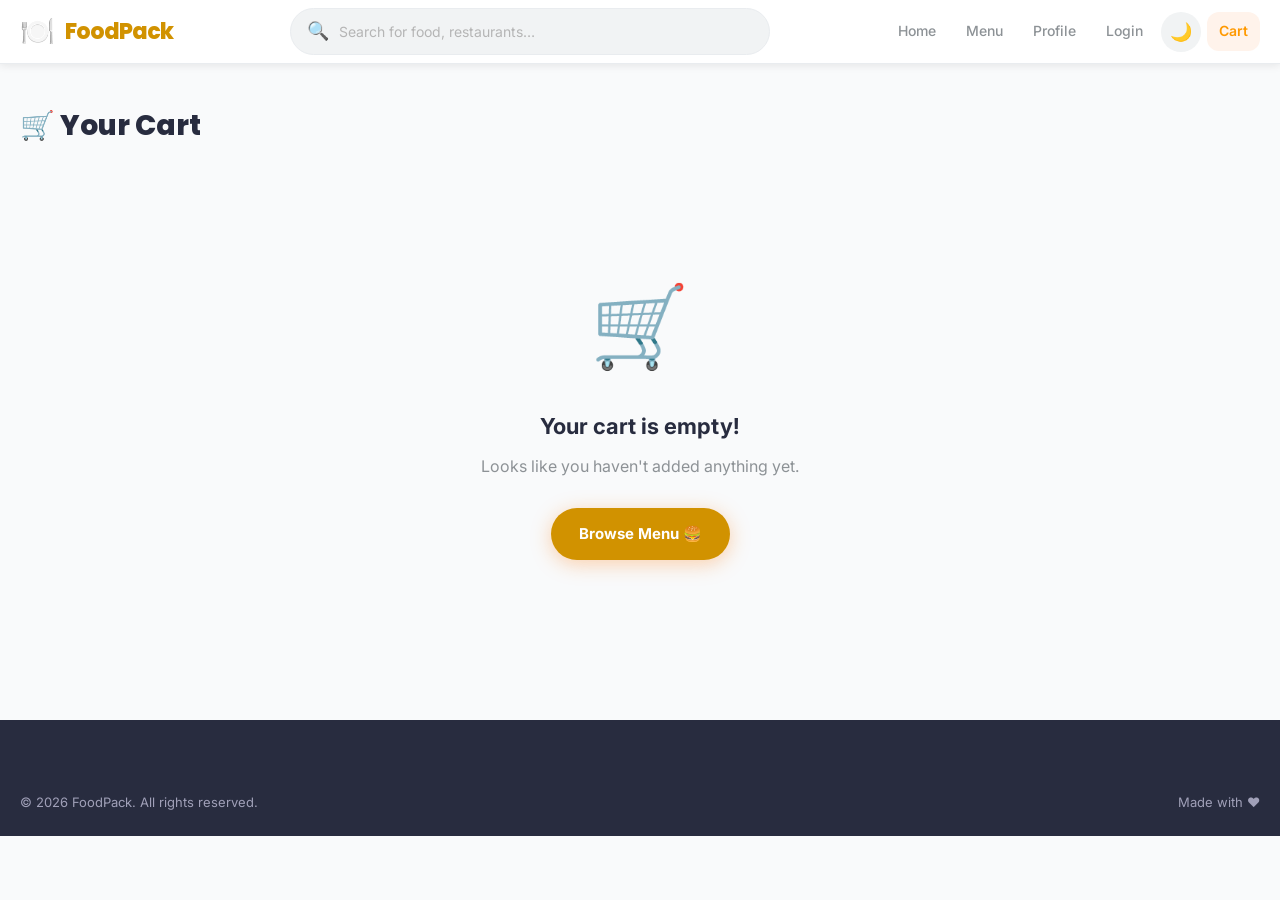
<file: cart.html>
<!DOCTYPE html>
<html lang="en">

<head>
    <meta charset="UTF-8">
    <meta name="viewport" content="width=device-width, initial-scale=1.0">
    <title>Cart — FoodPack</title>
    <meta name="description" content="Review your cart before checkout. Adjust quantities, apply coupons and order.">
    <link rel="icon"
        href="data:image/svg+xml,<svg xmlns='http://www.w3.org/2000/svg' viewBox='0 0 100 100'><text y='.9em' font-size='90'>🍽️</text></svg>">
    <link rel="stylesheet" href="css/style.css">
</head>

<body>

    <div id="toast-container" class="toast-container"></div>

    <!-- NAVBAR
    <nav class="navbar">
        <div class="container">
            <a href="index.html" class="nav-logo">
                <span class="nav-logo-icon">🍽️</span>
                <span class="nav-logo-text">FoodPack</span>
            </a>
            <div style="flex:1"></div>
            <div class="nav-links">
                <a href="index.html" class="nav-link"><span class="icon">🏠</span><span>Home</span></a>
                <a href="menu.html" class="nav-link"><span class="icon">🍴</span><span>Menu</span></a>
                <a href="profile.html" class="nav-link"><span class="icon">👤</span><span>Profile</span></a>
                <button class="dark-toggle">🌙</button>
                <a href="cart.html" class="cart-btn active">
                    <span>🛒</span><span>Cart</span>
                    <span class="cart-badge" style="display:none">0</span>
                </a>
            </div>
        </div>
    </nav> -->

    <!-- ── NAVBAR ────────────────────────────────────────────────── -->
<nav class="navbar">
    <div class="container">

        <a href="index.html" class="nav-logo">
            <span class="nav-logo-icon">🍽️</span>
            <span class="nav-logo-text">FoodPack</span>
        </a>

        <!-- Mobile Menu Button -->
        <button class="menu-toggle" id="menuToggle">☰</button>

        <div class="nav-search">
            <span class="search-icon">🔍</span>
            <input type="text" id="nav-search-input" placeholder="Search for food, restaurants…" autocomplete="off">
        </div>

        <div class="nav-links" id="navLinks">
            <!-- <a href="index.html" class="nav-link active"><span class="icon">🏠</span><span>Home</span></a>
            <a href="menu.html" class="nav-link"><span class="icon">🍴</span><span>Menu</span></a>
            <a href="profile.html" class="nav-link"><span class="icon">👤</span><span>Profile</span></a>
            <a href="login.html" class="nav-link"><span class="icon">🔑</span><span>Login</span></a> -->

            <a href="index.html" class="nav-link">Home</a>
<a href="menu.html" class="nav-link">Menu</a>
<a href="profile.html" class="nav-link">Profile</a>
<a href="login.html" class="nav-link">Login</a>

            <button class="dark-toggle" title="Toggle dark mode">🌙</button>

            <!-- <a href="cart.html" class="cart-btn">
                <span>🛒</span>
                <span>Cart</span>
                <span class="cart-badge" style="display:none">0</span>
            </a> -->
            <a href="cart.html" class="nav-link">Cart</a>
        </div>

    </div>
</nav>

    <!-- PAGE -->
    <main class="page-wrap">
        <div class="container">
            <h1 class="page-title">🛒 Your Cart</h1>
            <div class="cart-layout" id="cart-layout">
                <!-- Rendered by JS -->
            </div>
        </div>
    </main>

    <!-- FOOTER -->
    <footer class="footer">
        <div class="container">
            <div class="footer-bottom" style="border-top:none">
                <span>© 2026 FoodPack. All rights reserved.</span>
                <span>Made with ❤️</span>
            </div>
        </div>
    </footer>

    <script src="js/data.js"></script>
    <script src="js/cart.js"></script>
    <script src="js/app.js"></script>
    <script>
        /* ── Cart Page Logic ──────────────────────────────────────── */
        let activeCoupon = null;

        function fmt(n) { return '₹' + n.toLocaleString('en-IN'); }

        function renderCart() {
            DarkMode.init();
            Cart.init();

            const items = Cart.getAll();
            const layout = document.getElementById('cart-layout');

            if (items.length === 0) {
                layout.innerHTML = `
      <div class="empty-cart" style="grid-column:1/-1">
        <div class="empty-icon">🛒</div>
        <div class="empty-title">Your cart is empty!</div>
        <div class="empty-sub">Looks like you haven't added anything yet.</div>
        <a href="menu.html" class="btn-primary" style="display:inline-flex;margin-top:0">Browse Menu 🍔</a>
      </div>`;
                return;
            }

            const itemsHTML = items.map(item => `
    <div class="cart-item" data-id="${item.id}">
      <img class="cart-item-img" src="${item.image}" alt="${item.name}" onerror="this.src='https://images.unsplash.com/photo-1504674900247-0877df9cc836?w=200&q=70'">
      <div class="cart-item-info">
        <div class="cart-item-name">${item.name}</div>
        <div class="cart-item-rest">🏪 ${item.restaurant}</div>
        <div class="cart-item-foot">
          <div class="qty-control">
            <button class="qty-btn" onclick="changeQty(${item.id},-1)">−</button>
            <span class="qty-num">${item.qty}</span>
            <button class="qty-btn" onclick="changeQty(${item.id},1)">+</button>
          </div>
          <span class="cart-item-price">${fmt(item.price * item.qty)}</span>
          <button class="remove-btn" onclick="removeItem(${item.id})">🗑 Remove</button>
        </div>
      </div>
      <div style="font-size:13px;color:var(--text-muted);text-align:right;flex-shrink:0">
        ${fmt(item.price)} × ${item.qty}
      </div>
    </div>`).join('');

            const disc = Cart.discount(activeCoupon);
            const total = Cart.total(activeCoupon);
            const del = Cart.delivery();

            layout.innerHTML = `
    <div class="cart-items">${itemsHTML}</div>
    <div>
      <div class="order-summary">
        <div class="summary-title">💳 Order Summary</div>
        <div class="summary-row"><span>Subtotal</span><span>${fmt(Cart.subtotal())}</span></div>
        <div class="summary-row"><span>Delivery fee</span><span>${del === 0 ? '<span style="color:var(--accent)">FREE</span>' : fmt(del)}</span></div>
        <div class="summary-row"><span>GST (5%)</span><span>${fmt(Cart.tax())}</span></div>
        ${disc > 0 ? `<div class="summary-row discount"><span>Coupon discount</span><span>− ${fmt(disc)}</span></div>` : ''}
        <div class="summary-row total"><span>Total</span><span style="color:var(--primary)">${fmt(total)}</span></div>
        <div class="coupon-wrap">
          <input class="coupon-input" id="coupon-input" type="text" placeholder="Enter coupon code" value="${activeCoupon ? Object.keys(COUPON_CODES).find(k => COUPON_CODES[k] === activeCoupon) || '' : ''}">
          <button class="coupon-btn" onclick="applyCoupon()">Apply</button>
        </div>
        ${activeCoupon ? `<div style="font-size:12px;color:var(--accent);margin-bottom:8px">✅ Coupon applied: ${activeCoupon.label}</div>` : ''}
        ${del === 0 && Cart.subtotal() > 0 ? '<div style="font-size:12px;color:var(--accent);margin-bottom:8px">🎉 Free delivery on this order!</div>' : (Cart.subtotal() > 0 ? `<div style="font-size:12px;color:var(--text-muted);margin-bottom:8px">Add ${fmt(299 - Cart.subtotal())} more for free delivery</div>` : '')}
        <a href="checkout.html"><button class="checkout-btn">Proceed to Checkout →</button></a>
        <a href="menu.html" style="display:block;text-align:center;margin-top:12px;font-size:13px;color:var(--primary);font-weight:600">+ Add more items</a>
      </div>
      <div style="margin-top:16px;background:var(--surface);border-radius:var(--radius-md);border:1px solid var(--border);padding:16px;font-size:13px;">
        <div style="font-weight:700;margin-bottom:10px">🏷️ Available Coupons</div>
        ${Object.entries(COUPON_CODES).map(([code, data]) => `
          <div style="display:flex;justify-content:space-between;align-items:center;padding:8px 0;border-bottom:1px dashed var(--border)">
            <div>
              <span style="font-weight:700;color:var(--primary);background:var(--primary-light);padding:2px 8px;border-radius:4px;font-size:12px">${code}</span>
              <span style="color:var(--text-muted);margin-left:8px;font-size:12px">${data.label}</span>
            </div>
            <button onclick="applyCode('${code}')" style="color:var(--primary);font-weight:700;font-size:12px;cursor:pointer">Apply</button>
          </div>`).join('')}
      </div>
    </div>`;
        }

        function changeQty(id, delta) {
            if (delta > 0) Cart.incrementQty(id); else Cart.decrementQty(id);
            renderCart();
        }

        function removeItem(id) {
            Cart.remove(id);
            Toast.show('Item removed from cart', 'info');
            renderCart();
        }

        function applyCoupon() {
            const code = (document.getElementById('coupon-input')?.value || '').trim().toUpperCase();
            applyCode(code);
        }

        function applyCode(code) {
            if (COUPON_CODES[code]) {
                activeCoupon = COUPON_CODES[code];
                Toast.show('Coupon applied! ' + activeCoupon.label, 'success');
            } else {
                activeCoupon = null;
                Toast.show('Invalid coupon code', 'error');
            }
            renderCart();
        }

        document.addEventListener('DOMContentLoaded', () => {
            Toast.init();
            renderCart();
        });
    </script>
</body>

</html>
</file>
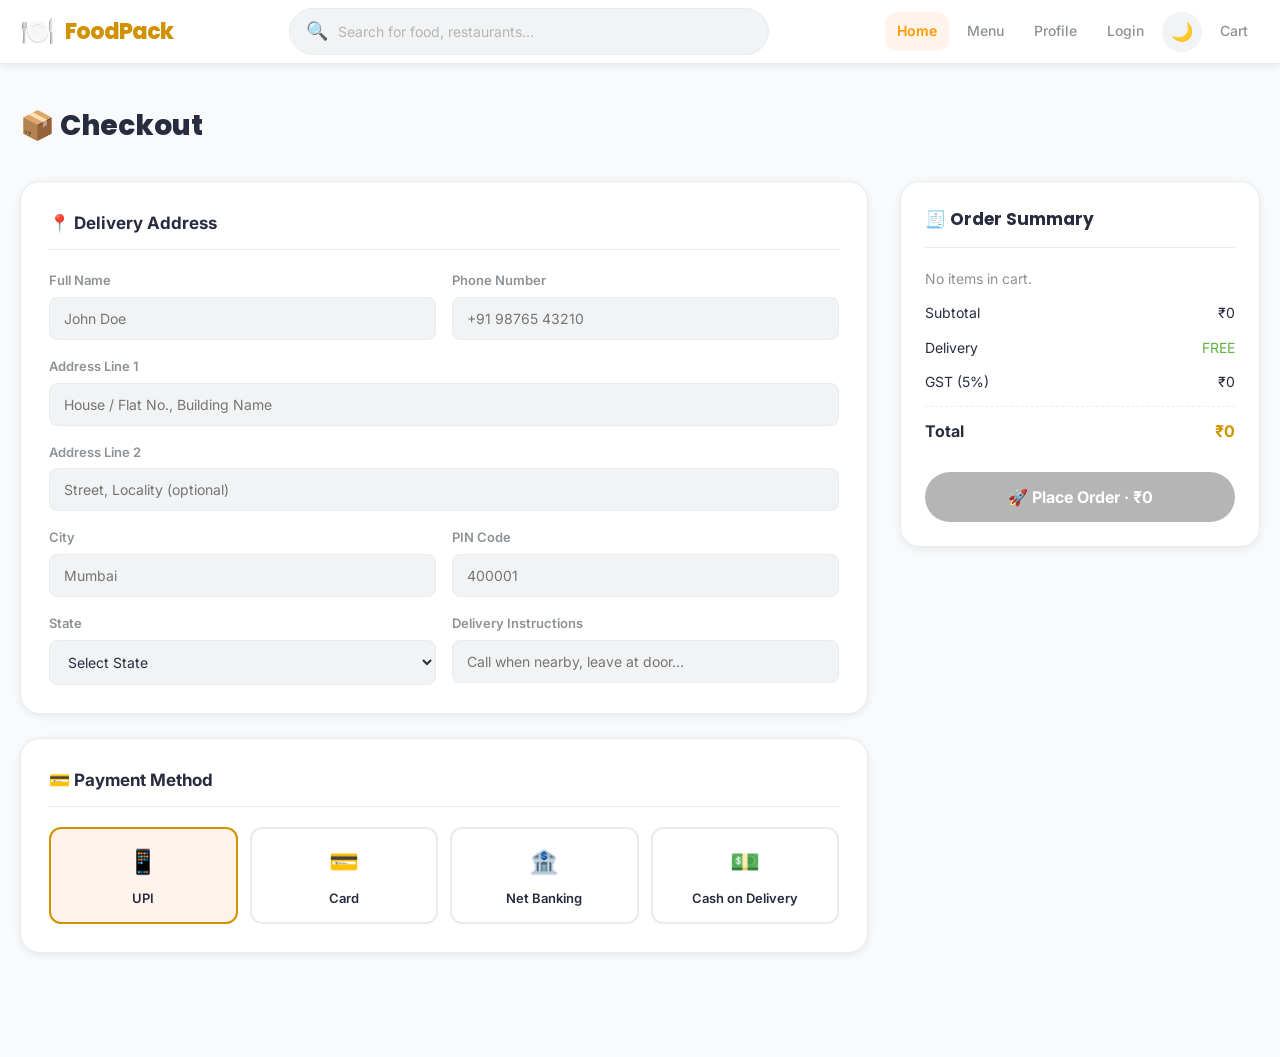
<file: checkout.html>
<!DOCTYPE html>
<html lang="en">

<head>
    <meta charset="UTF-8">
    <meta name="viewport" content="width=device-width, initial-scale=1.0">
    <title>Checkout — FoodPack</title>
    <meta name="description" content="Complete your order. Enter delivery address and choose payment method.">
    <link rel="icon"
        href="data:image/svg+xml,<svg xmlns='http://www.w3.org/2000/svg' viewBox='0 0 100 100'><text y='.9em' font-size='90'>🍽️</text></svg>">
    <link rel="stylesheet" href="css/style.css">
    <style>
        .confirm-overlay {
            position: fixed;
            inset: 0;
            background: rgba(0, 0, 0, .7);
            z-index: 4000;
            display: flex;
            align-items: center;
            justify-content: center;
            padding: 20px
        }

        .confirm-box {
            background: var(--surface);
            border-radius: var(--radius-xl);
            padding: 48px 40px;
            max-width: 480px;
            width: 100%;
            text-align: center;
            animation: slideUp .4s cubic-bezier(.34, 1.56, .64, 1)
        }

        .confirm-icon {
            font-size: 72px;
            display: block;
            margin-bottom: 20px;
            animation: bounce 1s ease
        }

        .confirm-title {
            font-family: var(--font-display);
            font-size: 26px;
            font-weight: 800;
            margin-bottom: 10px;
            color: var(--accent)
        }

        .confirm-sub {
            color: var(--text-muted);
            margin-bottom: 8px;
            font-size: 15px
        }

        .confirm-id {
            font-size: 13px;
            color: var(--text-light);
            margin-bottom: 28px
        }

        .tracking-card {
            background: var(--surface);
            border: 1px solid var(--border);
            border-radius: var(--radius-lg);
            padding: 28px;
            margin-bottom: 24px;
            box-shadow: var(--shadow-sm)
        }
    </style>
</head>

<body>

    <div id="toast-container" class="toast-container"></div>

    <!-- NAVBAR
    <nav class="navbar">
        <div class="container">
            <a href="index.html" class="nav-logo">
                <span class="nav-logo-icon">🍽️</span>
                <span class="nav-logo-text">FoodPack</span>
            </a>
            <div style="flex:1"></div>
            <div class="nav-links">
                <a href="index.html" class="nav-link"><span class="icon">🏠</span><span>Home</span></a>
                <a href="cart.html" class="nav-link"><span class="icon">🛒</span><span>Cart</span><span
                        class="cart-badge" style="display:none">0</span></a>
                <button class="dark-toggle">🌙</button>
            </div>
        </div>
    </nav> -->

    <!-- ── NAVBAR ────────────────────────────────────────────────── -->
<nav class="navbar">
    <div class="container">

        <a href="index.html" class="nav-logo">
            <span class="nav-logo-icon">🍽️</span>
            <span class="nav-logo-text">FoodPack</span>
        </a>

        <!-- Mobile Menu Button -->
        <button class="menu-toggle" id="menuToggle">⋮</button>

        <div class="nav-search">
            <span class="search-icon">🔍</span>
            <input type="text" id="nav-search-input" placeholder="Search for food, restaurants…" autocomplete="off">
        </div>

        <div class="nav-links" id="navLinks">
            <!-- <a href="index.html" class="nav-link active"><span class="icon">🏠</span><span>Home</span></a>
            <a href="menu.html" class="nav-link"><span class="icon">🍴</span><span>Menu</span></a>
            <a href="profile.html" class="nav-link"><span class="icon">👤</span><span>Profile</span></a>
            <a href="login.html" class="nav-link"><span class="icon">🔑</span><span>Login</span></a> -->

            <a href="index.html" class="nav-link active">Home</a>
<a href="menu.html" class="nav-link">Menu</a>
<a href="profile.html" class="nav-link">Profile</a>
<a href="login.html" class="nav-link">Login</a>

            <button class="dark-toggle" title="Toggle dark mode">🌙</button>

            <!-- <a href="cart.html" class="cart-btn">
                <span>🛒</span>
                <span>Cart</span>
                <span class="cart-badge" style="display:none">0</span>
            </a> -->

            <a href="cart.html" class="nav-link">Cart</a>
        </div>

    </div>
</nav>

    <!-- PAGE -->
    <main class="page-wrap">
        <div class="container">
            <h1 class="page-title">📦 Checkout</h1>
            <div class="checkout-layout">
                <!-- LEFT -->
                <div>
                    <!-- Delivery Address -->
                    <div class="form-card">
                        <div class="form-card-title">📍 Delivery Address</div>
                        <div class="form-grid">
                            <div class="form-group"><label class="form-label">Full Name</label><input class="form-input"
                                    id="fname" type="text" placeholder="John Doe"></div>
                            <div class="form-group"><label class="form-label">Phone Number</label><input
                                    class="form-input" id="phone" type="tel" placeholder="+91 98765 43210"></div>
                            <div class="form-group full"><label class="form-label">Address Line 1</label><input
                                    class="form-input" id="addr1" type="text"
                                    placeholder="House / Flat No., Building Name"></div>
                            <div class="form-group full"><label class="form-label">Address Line 2</label><input
                                    class="form-input" id="addr2" type="text" placeholder="Street, Locality (optional)">
                            </div>
                            <div class="form-group"><label class="form-label">City</label><input class="form-input"
                                    id="city" type="text" placeholder="Mumbai"></div>
                            <div class="form-group"><label class="form-label">PIN Code</label><input class="form-input"
                                    id="pin" type="text" placeholder="400001" maxlength="6"></div>
                            <div class="form-group"><label class="form-label">State</label>
                                <select class="form-input" id="state">
                                    <option value="">Select State</option>
                                    <option>Maharashtra</option>
                                    <option>Delhi</option>
                                    <option>Karnataka</option>
                                    <option>Tamil Nadu</option>
                                    <option>Telangana</option>
                                    <option>Gujarat</option>
                                    <option>Rajasthan</option>
                                    <option>West Bengal</option>
                                    <option>Uttar Pradesh</option>
                                    <option>Kerala</option>
                                </select>
                            </div>
                            <div class="form-group"><label class="form-label">Delivery Instructions</label><input
                                    class="form-input" id="note" type="text"
                                    placeholder="Call when nearby, leave at door…"></div>
                        </div>
                    </div>

                    <!-- Payment -->
                    <div class="form-card">
                        <div class="form-card-title">💳 Payment Method</div>
                        <div class="payment-options" id="payment-options">
                            <div class="pay-option selected" data-method="upi" onclick="selectPay(this)">
                                <div class="pay-icon">📱</div>
                                <div class="pay-label">UPI</div>
                            </div>
                            <div class="pay-option" data-method="card" onclick="selectPay(this)">
                                <div class="pay-icon">💳</div>
                                <div class="pay-label">Card</div>
                            </div>
                            <div class="pay-option" data-method="netbanking" onclick="selectPay(this)">
                                <div class="pay-icon">🏦</div>
                                <div class="pay-label">Net Banking</div>
                            </div>
                            <div class="pay-option" data-method="cod" onclick="selectPay(this)">
                                <div class="pay-icon">💵</div>
                                <div class="pay-label">Cash on Delivery</div>
                            </div>
                        </div>
                    </div>
                </div>

                <!-- RIGHT -->
                <div>
                    <div class="order-summary" id="order-summary">
                        <!-- Rendered by JS -->
                    </div>
                </div>
            </div>
        </div>
    </main>

    <script src="js/data.js"></script>
    <script src="js/cart.js"></script>
    <script src="js/app.js"></script>
    <script>
        let selectedMethod = 'upi';

        function selectPay(el) {
            document.querySelectorAll('.pay-option').forEach(o => o.classList.remove('selected'));
            el.classList.add('selected');
            selectedMethod = el.dataset.method;
        }

        function fmt(n) { return '₹' + n.toLocaleString('en-IN'); }

        function renderSummary() {
            const items = Cart.getAll();
            const total = Cart.total(null);
            const del = Cart.delivery();
            document.getElementById('order-summary').innerHTML = `
    <div class="summary-title">🧾 Order Summary</div>
    ${items.length === 0 ? '<p style="color:var(--text-muted);font-size:14px">No items in cart.</p>' : ''}
    ${items.map(i => `
      <div style="display:flex;justify-content:space-between;align-items:center;padding:8px 0;border-bottom:1px solid var(--border);font-size:13px">
        <span>${i.name} × ${i.qty}</span>
        <span style="font-weight:600">${fmt(i.price * i.qty)}</span>
      </div>`).join('')}
    <div class="summary-row" style="margin-top:12px"><span>Subtotal</span><span>${fmt(Cart.subtotal())}</span></div>
    <div class="summary-row"><span>Delivery</span><span>${del === 0 ? '<span style="color:var(--accent)">FREE</span>' : fmt(del)}</span></div>
    <div class="summary-row"><span>GST (5%)</span><span>${fmt(Cart.tax())}</span></div>
    <div class="summary-row total"><span>Total</span><span style="color:var(--primary)">${fmt(total)}</span></div>
    <button class="checkout-btn" id="place-order-btn" onclick="placeOrder()" ${items.length === 0 ? 'disabled' : ''}>
      🚀 Place Order · ${fmt(total)}
    </button>`;
        }

        function placeOrder() {
            const fname = document.getElementById('fname').value.trim();
            const phone = document.getElementById('phone').value.trim();
            const addr1 = document.getElementById('addr1').value.trim();
            const city = document.getElementById('city').value.trim();
            const pin = document.getElementById('pin').value.trim();
            if (!fname || !phone || !addr1 || !city || !pin) {
                Toast.show('Please fill all required address fields', 'error'); return;
            }
            if (!/^\d{6}$/.test(pin)) { Toast.show('Enter a valid 6-digit PIN code', 'error'); return; }

            const orderId = 'FBY' + Date.now().toString().slice(-8);
            const orderData = {
                id: orderId,
                date: new Date().toLocaleString('en-IN'),
                items: Cart.getAll(),
                total: Cart.total(null),
                address: `${fname}, ${addr1}, ${city} - ${pin}`,
                payment: selectedMethod,
                status: 'Delivered'
            };
            Cart.saveOrder(orderData);
            Cart.clear();
            showConfirmation(orderId);
        }

        function showConfirmation(orderId) {
            const overlay = document.createElement('div');
            overlay.className = 'confirm-overlay';
            overlay.innerHTML = `
    <div class="confirm-box">
      <span class="confirm-icon">🎉</span>
      <div class="confirm-title">Order Placed Successfully!</div>
      <div class="confirm-sub">Your delicious food is being prepared.</div>
      <div class="confirm-id">Order ID: <strong>${orderId}</strong></div>
      <div class="tracking-card">
        <div style="font-weight:700;margin-bottom:16px;font-size:15px">🚚 Order Tracking</div>
        <div class="tracking-steps">
          <div class="step done"><div class="step-dot">✓</div><div class="step-label">Order Placed</div></div>
          <div class="step active"><div class="step-dot">🍳</div><div class="step-label">Preparing</div></div>
          <div class="step"><div class="step-dot">🚴</div><div class="step-label">On the Way</div></div>
          <div class="step"><div class="step-dot">🏠</div><div class="step-label">Delivered</div></div>
        </div>
        <div style="text-align:center;font-size:13px;color:var(--text-muted);margin-top:8px">Estimated delivery: <strong>25–35 minutes</strong></div>
      </div>
      <a href="index.html" class="btn-primary" style="display:inline-flex;margin-bottom:12px">Back to Home 🏠</a><br>
      <a href="profile.html" style="font-size:13px;color:var(--primary);font-weight:600">View Order History →</a>
    </div>`;
            document.body.appendChild(overlay);
        }

        document.addEventListener('DOMContentLoaded', () => {
            DarkMode.init();
            Cart.init();
            Toast.init();
            renderSummary();
        });
    </script>
</body>

</html>
</file>
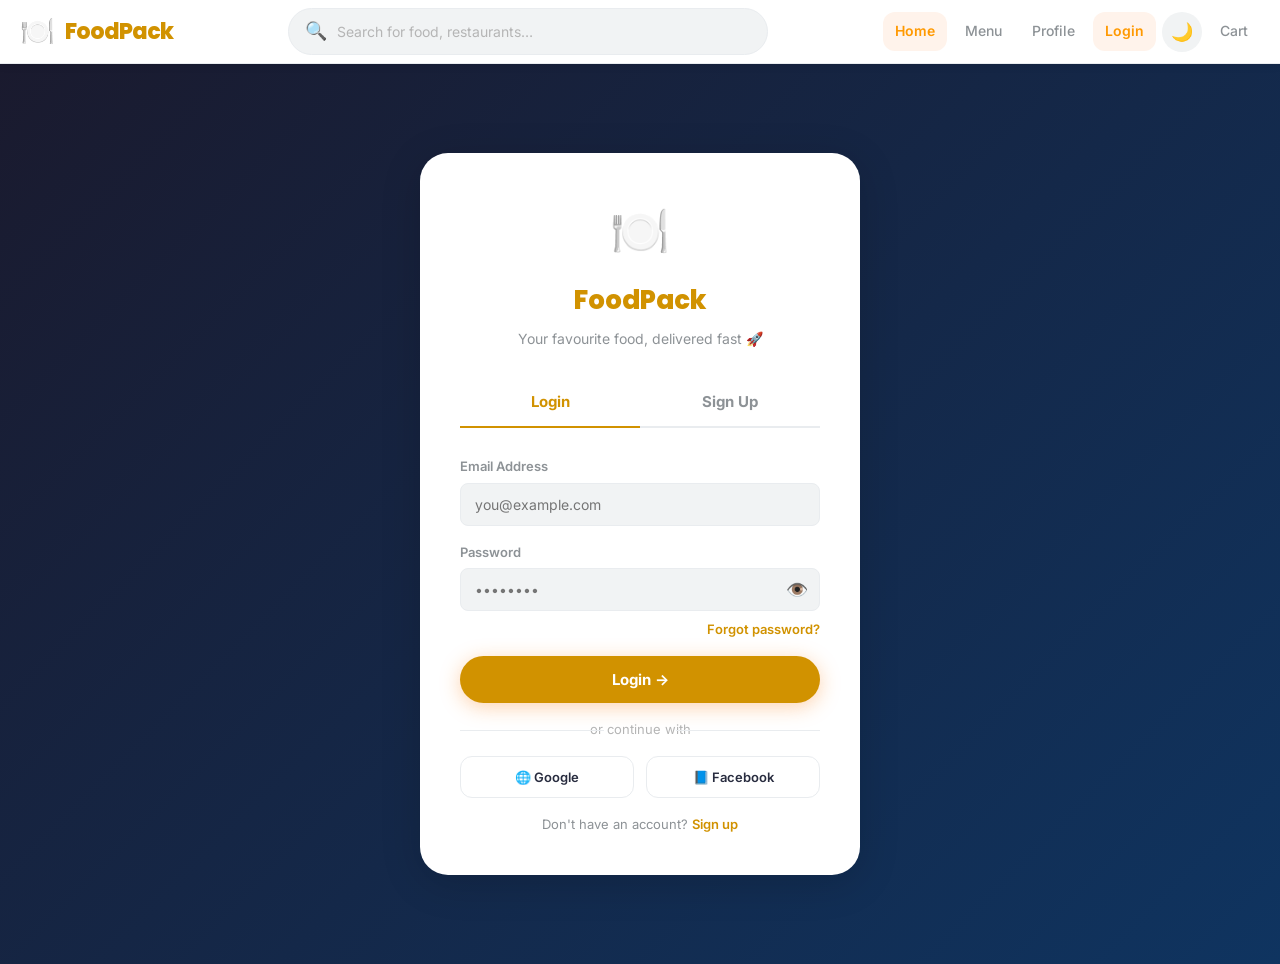
<file: login.html>
<!DOCTYPE html>
<html lang="en">

<head>
    <meta charset="UTF-8">
    <meta name="viewport" content="width=device-width, initial-scale=1.0">
    <title>Login / Sign Up — FoodPack</title>
    <meta name="description" content="Login or create your FoodPack account to track orders and manage your profile.">
    <link rel="icon"
        href="data:image/svg+xml,<svg xmlns='http://www.w3.org/2000/svg' viewBox='0 0 100 100'><text y='.9em' font-size='90'>🍽️</text></svg>">
    <link rel="stylesheet" href="css/style.css">
    <style>
        .form-error {
            font-size: 12px;
            color: var(--danger);
            margin-top: 4px;
            display: none;
        }

        .form-group.err .form-input {
            border-color: var(--danger);
        }

        .form-group.err .form-error {
            display: block;
        }

        .pw-wrap {
            position: relative;
        }

        .pw-toggle {
            position: absolute;
            right: 12px;
            top: 50%;
            transform: translateY(-50%);
            cursor: pointer;
            font-size: 18px;
        }
    </style>
</head>

<body>

    <div id="toast-container" class="toast-container"></div>

    <!-- Minimal Nav
    <nav class="navbar">
        <div class="container">
            <a href="index.html" class="nav-logo">
                <span class="nav-logo-icon">🍽️</span>
                <span class="nav-logo-text">FoodPack</span>
            </a>
            <div style="flex:1"></div>
            <div class="nav-links">
                <a href="index.html" class="nav-link"><span class="icon">🏠</span><span>Home</span></a>
                <button class="dark-toggle">🌙</button>
            </div>
        </div>
    </nav> -->

    <!-- ── NAVBAR ────────────────────────────────────────────────── -->
<nav class="navbar">
    <div class="container">

        <a href="index.html" class="nav-logo">
            <span class="nav-logo-icon">🍽️</span>
            <span class="nav-logo-text">FoodPack</span>
        </a>

        <!-- Mobile Menu Button -->
        <button class="menu-toggle" id="menuToggle">⋮</button>

        <div class="nav-search">
            <span class="search-icon">🔍</span>
            <input type="text" id="nav-search-input" placeholder="Search for food, restaurants…" autocomplete="off">
        </div>

        <div class="nav-links" id="navLinks">
            <!-- <a href="index.html" class="nav-link active"><span class="icon">🏠</span><span>Home</span></a>
            <a href="menu.html" class="nav-link"><span class="icon">🍴</span><span>Menu</span></a>
            <a href="profile.html" class="nav-link"><span class="icon">👤</span><span>Profile</span></a>
            <a href="login.html" class="nav-link"><span class="icon">🔑</span><span>Login</span></a> -->
<a href="index.html" class="nav-link active">Home</a>
<a href="menu.html" class="nav-link">Menu</a>
<a href="profile.html" class="nav-link">Profile</a>
<a href="login.html" class="nav-link">Login</a>
            <button class="dark-toggle" title="Toggle dark mode">🌙</button>

            <!-- <a href="cart.html" class="cart-btn">
                <span>🛒</span>
                <span>Cart</span>
                <span class="cart-badge" style="display:none">0</span>
            </a> -->

            <a href="cart.html" class="nav-link">Cart</a>
        </div>

    </div>
</nav>

    <main class="auth-page">
        <div class="auth-card">
            <div class="auth-logo">
                <span class="auth-logo-icon">🍽️</span>
                <span class="auth-logo-text">FoodPack</span>
                <p style="font-size:14px;color:var(--text-muted);margin-top:6px">Your favourite food, delivered fast 🚀
                </p>
            </div>

            <!-- Tabs -->
            <div class="auth-tabs">
                <div class="auth-tab active" id="tab-login" onclick="switchTab('login')">Login</div>
                <div class="auth-tab" id="tab-signup" onclick="switchTab('signup')">Sign Up</div>
            </div>

            <!-- Login Form -->
            <form class="auth-form active" id="form-login" onsubmit="doLogin(event)">
                <div class="form-group" id="lg-email-group">
                    <label class="form-label">Email Address</label>
                    <input class="form-input" id="lg-email" type="email" placeholder="you@example.com"
                        autocomplete="email">
                    <span class="form-error">Please enter a valid email.</span>
                </div>
                <div class="form-group" id="lg-pw-group">
                    <label class="form-label">Password</label>
                    <div class="pw-wrap">
                        <input class="form-input" id="lg-pw" type="password" placeholder="••••••••"
                            autocomplete="current-password" style="width:100%;padding-right:40px">
                        <span class="pw-toggle" onclick="togglePw('lg-pw',this)">👁️</span>
                    </div>
                    <span class="form-error">Password must be at least 6 characters.</span>
                </div>
                <div style="display:flex;justify-content:flex-end;margin-top:-8px">
                    <a href="#" style="font-size:13px;color:var(--primary);font-weight:600">Forgot password?</a>
                </div>
                <button type="submit" class="auth-btn">Login →</button>
                <div class="auth-divider">or continue with</div>
                <div class="social-btns">
                    <button type="button" class="social-btn" onclick="socialLogin('Google')">🌐 Google</button>
                    <button type="button" class="social-btn" onclick="socialLogin('Facebook')">📘 Facebook</button>
                </div>
                <p style="font-size:13px;text-align:center;color:var(--text-muted)">Don't have an account? <a
                        onclick="switchTab('signup')" style="color:var(--primary);font-weight:600;cursor:pointer">Sign
                        up</a></p>
            </form>

            <!-- Signup Form -->
            <form class="auth-form" id="form-signup" onsubmit="doSignup(event)">
                <div class="form-group" id="sg-name-group">
                    <label class="form-label">Full Name</label>
                    <input class="form-input" id="sg-name" type="text" placeholder="John Doe" autocomplete="name">
                    <span class="form-error">Name must be at least 2 characters.</span>
                </div>
                <div class="form-group" id="sg-email-group">
                    <label class="form-label">Email Address</label>
                    <input class="form-input" id="sg-email" type="email" placeholder="you@example.com"
                        autocomplete="email">
                    <span class="form-error">Please enter a valid email.</span>
                </div>
                <div class="form-group" id="sg-phone-group">
                    <label class="form-label">Phone Number</label>
                    <input class="form-input" id="sg-phone" type="tel" placeholder="+91 98765 43210" autocomplete="tel">
                    <span class="form-error">Enter a valid 10-digit phone number.</span>
                </div>
                <div class="form-group" id="sg-pw-group">
                    <label class="form-label">Password</label>
                    <div class="pw-wrap">
                        <input class="form-input" id="sg-pw" type="password" placeholder="Min. 6 characters"
                            autocomplete="new-password" style="width:100%;padding-right:40px">
                        <span class="pw-toggle" onclick="togglePw('sg-pw',this)">👁️</span>
                    </div>
                    <span class="form-error">Password must be at least 6 characters.</span>
                </div>
                <button type="submit" class="auth-btn">Create Account 🎉</button>
                <div class="auth-divider">or continue with</div>
                <div class="social-btns">
                    <button type="button" class="social-btn" onclick="socialLogin('Google')">🌐 Google</button>
                    <button type="button" class="social-btn" onclick="socialLogin('Facebook')">📘 Facebook</button>
                </div>
                <p style="font-size:13px;text-align:center;color:var(--text-muted)">Already have an account? <a
                        onclick="switchTab('login')"
                        style="color:var(--primary);font-weight:600;cursor:pointer">Login</a></p>
            </form>
        </div>
    </main>

    <script src="js/data.js"></script>
    <script src="js/cart.js"></script>
    <script src="js/app.js"></script>
    <script>
        const USER_KEY = 'foodbyYupp_user';

        function switchTab(tab) {
            document.getElementById('tab-login').classList.toggle('active', tab === 'login');
            document.getElementById('tab-signup').classList.toggle('active', tab === 'signup');
            document.getElementById('form-login').classList.toggle('active', tab === 'login');
            document.getElementById('form-signup').classList.toggle('active', tab === 'signup');
        }

        function togglePw(id, btn) {
            const inp = document.getElementById(id);
            if (inp.type === 'password') { inp.type = 'text'; btn.textContent = '🙈'; }
            else { inp.type = 'password'; btn.textContent = '👁️'; }
        }

        function setErr(groupId, show) {
            document.getElementById(groupId).classList.toggle('err', show);
        }

        function doLogin(e) {
            e.preventDefault();
            const email = document.getElementById('lg-email').value.trim();
            const pw = document.getElementById('lg-pw').value;
            let ok = true;
            const emailOk = /^[^\s@]+@[^\s@]+\.[^\s@]+$/.test(email);
            setErr('lg-email-group', !emailOk); if (!emailOk) ok = false;
            setErr('lg-pw-group', pw.length < 6); if (pw.length < 6) ok = false;
            if (!ok) return;

            const user = JSON.parse(localStorage.getItem(USER_KEY) || '{}');
            if (user.email === email) {
                Toast.show('Welcome back, ' + user.name + '! 🎉', 'success');
                setTimeout(() => window.location.href = 'profile.html', 1200);
            } else {
                Toast.show('Account not found. Please sign up!', 'error');
                setTimeout(() => switchTab('signup'), 1500);
            }
        }

        function doSignup(e) {
            e.preventDefault();
            const name = document.getElementById('sg-name').value.trim();
            const email = document.getElementById('sg-email').value.trim();
            const phone = document.getElementById('sg-phone').value.trim();
            const pw = document.getElementById('sg-pw').value;
            let ok = true;
            const emailOk = /^[^\s@]+@[^\s@]+\.[^\s@]+$/.test(email);
            const phoneOk = /^\+?[\d\s-]{10,}$/.test(phone);
            setErr('sg-name-group', name.length < 2); if (name.length < 2) ok = false;
            setErr('sg-email-group', !emailOk); if (!emailOk) ok = false;
            setErr('sg-phone-group', !phoneOk); if (!phoneOk) ok = false;
            setErr('sg-pw-group', pw.length < 6); if (pw.length < 6) ok = false;
            if (!ok) return;

            const user = { name, email, phone, joined: new Date().toLocaleDateString('en-IN') };
            localStorage.setItem(USER_KEY, JSON.stringify(user));
            Toast.show('Account created! Welcome, ' + name + ' 🎉', 'success');
            setTimeout(() => window.location.href = 'profile.html', 1200);
        }

        function socialLogin(provider) {
            Toast.show(provider + ' login coming soon!', 'info');
        }

        document.addEventListener('DOMContentLoaded', () => {
            DarkMode.init();
            Cart.init();
            Toast.init();
            // If already logged in, show hint
            const user = JSON.parse(localStorage.getItem(USER_KEY) || '{}');
            if (user.email) {
                document.getElementById('lg-email').value = user.email;
            }
        });
    </script>
</body>

</html>
</file>
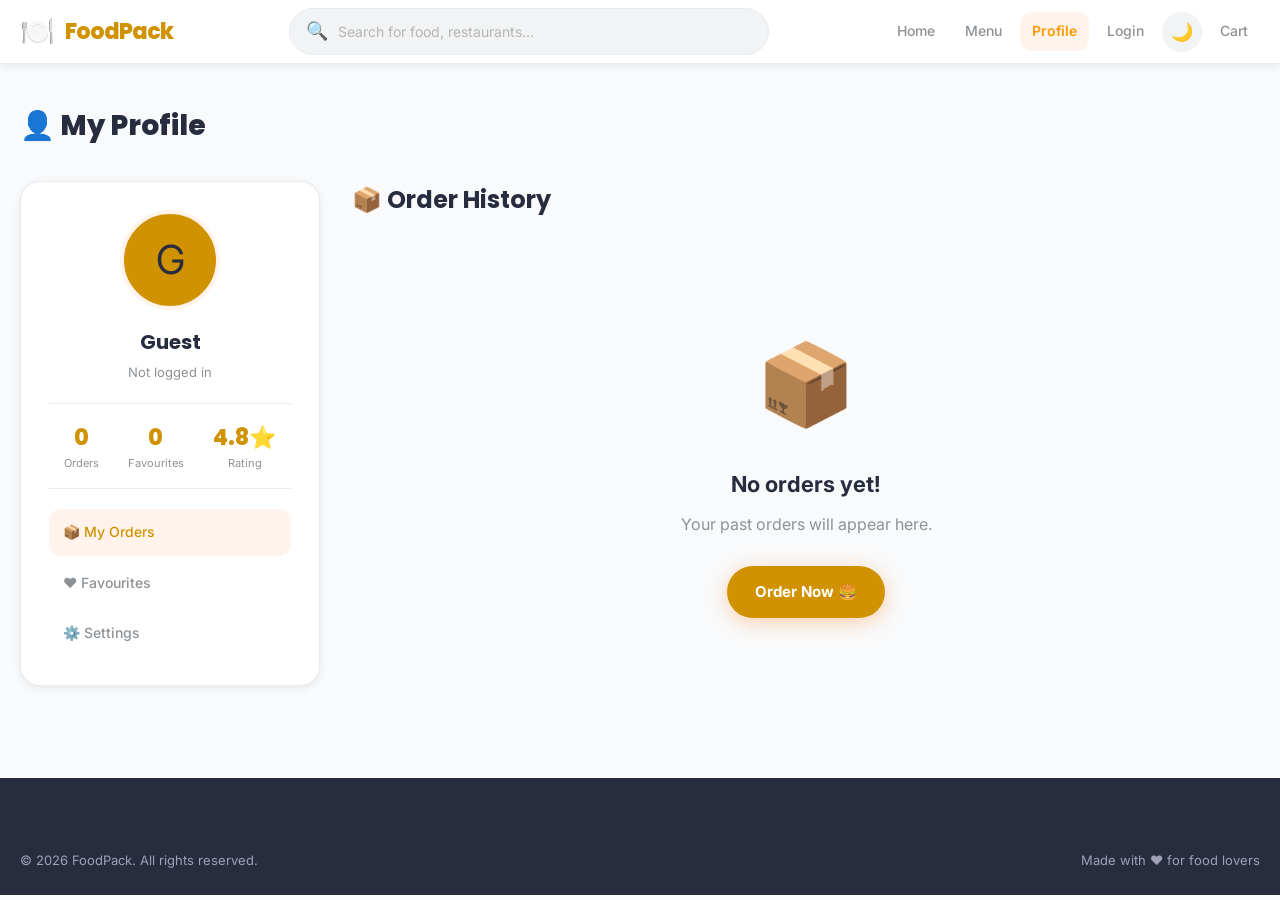
<file: profile.html>
<!DOCTYPE html>
<html lang="en">

<head>
    <meta charset="UTF-8">
    <meta name="viewport" content="width=device-width, initial-scale=1.0">
    <title>Profile — FoodPack</title>
    <meta name="description" content="View your FoodPack profile, order history, and favourite foods.">
    <link rel="icon"
        href="data:image/svg+xml,<svg xmlns='http://www.w3.org/2000/svg' viewBox='0 0 100 100'><text y='.9em' font-size='90'>🍽️</text></svg>">
    <link rel="stylesheet" href="css/style.css">
</head>

<body>

    <div id="toast-container" class="toast-container"></div>

    <!-- NAVBAR
    <nav class="navbar">
        <div class="container">
            <a href="index.html" class="nav-logo">
                <span class="nav-logo-icon">🍽️</span>
                <span class="nav-logo-text">FoodPack</span>
            </a>
            <div style="flex:1"></div>
            <div class="nav-links">
                <a href="index.html" class="nav-link"><span class="icon">🏠</span><span>Home</span></a>
                <a href="menu.html" class="nav-link"><span class="icon">🍴</span><span>Menu</span></a>
                <a href="profile.html" class="nav-link active"><span class="icon">👤</span><span>Profile</span></a>
                <button class="dark-toggle">🌙</button>
                <a href="cart.html" class="cart-btn">
                    <span>🛒</span><span>Cart</span>
                    <span class="cart-badge" style="display:none">0</span>
                </a>
            </div>
        </div>
    </nav> -->

    <!-- ── NAVBAR ────────────────────────────────────────────────── -->
<nav class="navbar">
    <div class="container">

        <a href="index.html" class="nav-logo">
            <span class="nav-logo-icon">🍽️</span>
            <span class="nav-logo-text">FoodPack</span>
        </a>

        <!-- Mobile Menu Button -->
        <button class="menu-toggle" id="menuToggle">⋮</button>

        <div class="nav-search">
            <span class="search-icon">🔍</span>
            <input type="text" id="nav-search-input" placeholder="Search for food, restaurants…" autocomplete="off">
        </div>

        <div class="nav-links" id="navLinks">
            <!-- <a href="index.html" class="nav-link active"><span class="icon">🏠</span><span>Home</span></a>
            <a href="menu.html" class="nav-link"><span class="icon">🍴</span><span>Menu</span></a>
            <a href="profile.html" class="nav-link"><span class="icon">👤</span><span>Profile</span></a>
            <a href="login.html" class="nav-link"><span class="icon">🔑</span><span>Login</span></a> -->
<a href="index.html" class="nav-link">Home</a>
<a href="menu.html" class="nav-link">Menu</a>
<a href="profile.html" class="nav-link">Profile</a>
<a href="login.html" class="nav-link">Login</a>
            <button class="dark-toggle" title="Toggle dark mode">🌙</button>

            <!-- <a href="cart.html" class="cart-btn">
                <span>🛒</span>
                <span>Cart</span>
                <span class="cart-badge" style="display:none">0</span>
            </a> -->
            <a href="cart.html" class="nav-link">Cart</a>
        </div>

    </div>
</nav>

    <!-- PAGE -->
    <main class="page-wrap">
        <div class="container">
            <h1 class="page-title">👤 My Profile</h1>
            <div class="profile-layout">
                <!-- SIDEBAR -->
                <div>
                    <div class="profile-card" id="profile-sidebar">
                        <!-- Rendered by JS -->
                    </div>
                </div>
                <!-- MAIN CONTENT -->
                <div>
                    <div class="tab-content active" id="tab-orders">
                        <h2 class="section-title" style="margin-bottom:20px">📦 Order History</h2>
                        <div id="order-history-list"></div>
                    </div>
                    <div class="tab-content" id="tab-favourites">
                        <h2 class="section-title" style="margin-bottom:20px">❤️ Favourite Foods</h2>
                        <div id="fav-grid" class="food-grid"></div>
                    </div>
                    <div class="tab-content" id="tab-settings">
                        <h2 class="section-title" style="margin-bottom:20px">⚙️ Settings</h2>
                        <div class="form-card">
                            <div class="form-card-title">Account Preferences</div>
                            <div style="display:flex;flex-direction:column;gap:16px">
                                <div
                                    style="display:flex;justify-content:space-between;align-items:center;padding:12px 0;border-bottom:1px solid var(--border)">
                                    <div>
                                        <div style="font-weight:600">🌙 Dark Mode</div>
                                        <div style="font-size:13px;color:var(--text-muted)">Toggle dark interface</div>
                                    </div>
                                    <button class="dark-toggle"
                                        style="font-size:22px;width:48px;height:28px;border-radius:99px;border:1px solid var(--border)">🌙</button>
                                </div>
                                <div
                                    style="display:flex;justify-content:space-between;align-items:center;padding:12px 0;border-bottom:1px solid var(--border)">
                                    <div>
                                        <div style="font-weight:600">🔔 Notifications</div>
                                        <div style="font-size:13px;color:var(--text-muted)">Order updates & offers</div>
                                    </div>
                                    <label style="position:relative;display:inline-block;width:44px;height:24px">
                                        <input type="checkbox" checked style="opacity:0;width:0;height:0"
                                            id="notif-toggle">
                                        <span id="toggle-track" onclick="toggleNotif()"
                                            style="position:absolute;cursor:pointer;inset:0;background:var(--accent);border-radius:12px;transition:.3s"></span>
                                    </label>
                                </div>
                                <div style="padding-top:8px">
                                    <button onclick="logout()"
                                        style="color:var(--danger);font-weight:700;font-size:14px;padding:12px 20px;border-radius:var(--radius-md);border:1.5px solid var(--danger);transition:all .2s;background:transparent;cursor:pointer"
                                        onmouseover="this.style.background='#fce8e8'"
                                        onmouseout="this.style.background='transparent'">
                                        🚪 Logout
                                    </button>
                                </div>
                            </div>
                        </div>
                    </div>
                </div>
            </div>
        </div>
    </main>

    <!-- FOOTER -->
    <footer class="footer">
        <div class="container">
            <div class="footer-bottom" style="border-top:none">
                <span>© 2026 FoodPack. All rights reserved.</span>
                <span>Made with ❤️ for food lovers</span>
            </div>
        </div>
    </footer>

    <script src="js/data.js"></script>
    <script src="js/cart.js"></script>
    <script src="js/app.js"></script>
    <script>
        const USER_KEY = 'foodbyYupp_user';

        function switchProfileTab(tab) {
            ['orders', 'favourites', 'settings'].forEach(t => {
                document.getElementById('tab-' + t).classList.toggle('active', t === tab);
                const link = document.querySelector(`[data-ptab="${t}"]`);
                if (link) link.classList.toggle('active', t === tab);
            });
        }

        function logout() {
            localStorage.removeItem(USER_KEY);
            Toast.show('Logged out successfully', 'info');
            setTimeout(() => window.location.href = 'login.html', 1000);
        }

        function toggleNotif() {
            const track = document.getElementById('toggle-track');
            const chk = document.getElementById('notif-toggle');
            track.style.background = chk.checked ? 'var(--accent)' : 'var(--border)';
        }

        function renderSidebar(user) {
            const history = Cart.getHistory();
            const favCount = Favorites.getAll().length;
            document.getElementById('profile-sidebar').innerHTML = `
    <div class="avatar">${user.name ? user.name.charAt(0).toUpperCase() : '?'}</div>
    <div class="profile-name">${user.name || 'Guest User'}</div>
    <div class="profile-email">${user.email || 'Not logged in'}</div>
    ${user.joined ? `<div style="font-size:12px;color:var(--text-muted);margin-bottom:16px">📅 Joined ${user.joined}</div>` : ''}
    <div class="profile-stats">
      <div><div class="p-stat-num">${history.length}</div><div class="p-stat-label">Orders</div></div>
      <div><div class="p-stat-num">${favCount}</div><div class="p-stat-label">Favourites</div></div>
      <div><div class="p-stat-num">4.8⭐</div><div class="p-stat-label">Rating</div></div>
    </div>
    <nav class="profile-nav">
      <div class="profile-nav-link active" data-ptab="orders"      onclick="switchProfileTab('orders')">📦 My Orders</div>
      <div class="profile-nav-link"        data-ptab="favourites"  onclick="switchProfileTab('favourites')">❤️ Favourites</div>
      <div class="profile-nav-link"        data-ptab="settings"    onclick="switchProfileTab('settings')">⚙️ Settings</div>
    </nav>`;
        }

        function renderOrderHistory() {
            const history = Cart.getHistory();
            const list = document.getElementById('order-history-list');
            if (history.length === 0) {
                list.innerHTML = `<div class="empty-cart">
      <div class="empty-icon">📦</div>
      <div class="empty-title">No orders yet!</div>
      <div class="empty-sub">Your past orders will appear here.</div>
      <a href="menu.html" class="btn-primary" style="display:inline-flex;margin-top:0">Order Now 🍔</a>
    </div>`;
                return;
            }
            list.innerHTML = history.map(order => {
                const statusMap = { Delivered: 'status-delivered', Processing: 'status-processing', Cancelled: 'status-cancelled' };
                const names = order.items.map(i => `${i.name} ×${i.qty}`).join(', ');
                return `<div class="order-history-item">
      <div class="order-id">🧾 Order ID: <strong>${order.id}</strong> · ${order.date}</div>
      <div class="order-items-list">${names}</div>
      <div style="display:flex;align-items:center;justify-content:space-between;flex-wrap:wrap;gap:8px">
        <span class="order-status-chip ${statusMap[order.status] || 'status-delivered'}">● ${order.status}</span>
        <span style="font-weight:700;color:var(--primary)">₹${order.total.toLocaleString('en-IN')}</span>
      </div>
      <div style="font-size:12px;color:var(--text-muted);margin-top:6px">📍 ${order.address} · 💳 ${order.payment}</div>
    </div>`;
            }).join('');
        }

        function renderFavourites() {
            const favIds = Favorites.getAll();
            const grid = document.getElementById('fav-grid');
            if (favIds.length === 0) {
                grid.innerHTML = `<div class="empty-cart" style="grid-column:1/-1">
      <div class="empty-icon">🤍</div>
      <div class="empty-title">No favourites yet!</div>
      <div class="empty-sub">Heart food items to save them here.</div>
      <a href="menu.html" class="btn-primary" style="display:inline-flex;margin-top:0">Browse Menu</a>
    </div>`;
                return;
            }
            const favItems = FOOD_ITEMS.filter(f => favIds.includes(f.id));
            grid.innerHTML = '';
            favItems.forEach(item => {
                const card = createFoodCard(item);
                grid.appendChild(card);
            });
        }

        document.addEventListener('DOMContentLoaded', () => {
            DarkMode.init();
            Cart.init();
            Toast.init();

            const user = JSON.parse(localStorage.getItem(USER_KEY) || '{}');
            if (!user.email) {
                // Not logged in — redirect or show guest
                renderSidebar({ name: 'Guest', email: 'Not logged in' });
            } else {
                renderSidebar(user);
            }
            renderOrderHistory();
            renderFavourites();
        });
    </script>
</body>

</html>
</file>
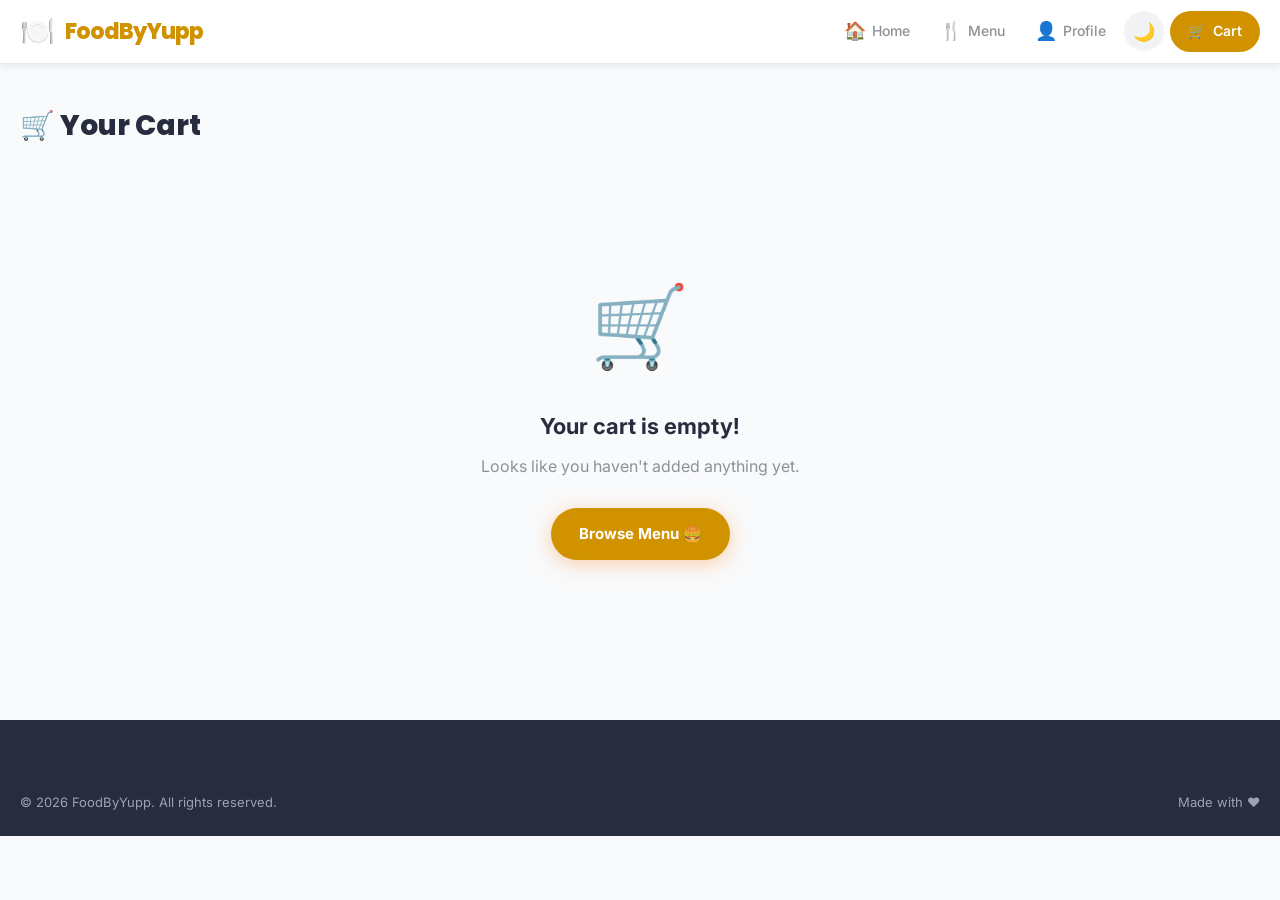
<file: model1/cart.html>
<!DOCTYPE html>
<html lang="en">

<head>
    <meta charset="UTF-8">
    <meta name="viewport" content="width=device-width, initial-scale=1.0">
    <title>Cart — FoodByYupp</title>
    <meta name="description" content="Review your cart before checkout. Adjust quantities, apply coupons and order.">
    <link rel="icon"
        href="data:image/svg+xml,<svg xmlns='http://www.w3.org/2000/svg' viewBox='0 0 100 100'><text y='.9em' font-size='90'>🍽️</text></svg>">
    <link rel="stylesheet" href="css/style.css">
</head>

<body>

    <div id="toast-container" class="toast-container"></div>

    <!-- NAVBAR -->
    <nav class="navbar">
        <div class="container">
            <a href="index.html" class="nav-logo">
                <span class="nav-logo-icon">🍽️</span>
                <span class="nav-logo-text">FoodByYupp</span>
            </a>
            <div style="flex:1"></div>
            <div class="nav-links">
                <a href="index.html" class="nav-link"><span class="icon">🏠</span><span>Home</span></a>
                <a href="menu.html" class="nav-link"><span class="icon">🍴</span><span>Menu</span></a>
                <a href="profile.html" class="nav-link"><span class="icon">👤</span><span>Profile</span></a>
                <button class="dark-toggle">🌙</button>
                <a href="cart.html" class="cart-btn active">
                    <span>🛒</span><span>Cart</span>
                    <span class="cart-badge" style="display:none">0</span>
                </a>
            </div>
        </div>
    </nav>

    <!-- PAGE -->
    <main class="page-wrap">
        <div class="container">
            <h1 class="page-title">🛒 Your Cart</h1>
            <div class="cart-layout" id="cart-layout">
                <!-- Rendered by JS -->
            </div>
        </div>
    </main>

    <!-- FOOTER -->
    <footer class="footer">
        <div class="container">
            <div class="footer-bottom" style="border-top:none">
                <span>© 2026 FoodByYupp. All rights reserved.</span>
                <span>Made with ❤️</span>
            </div>
        </div>
    </footer>

    <script src="js/data.js"></script>
    <script src="js/cart.js"></script>
    <script src="js/app.js"></script>
    <script>
        /* ── Cart Page Logic ──────────────────────────────────────── */
        let activeCoupon = null;

        function fmt(n) { return '₹' + n.toLocaleString('en-IN'); }

        function renderCart() {
            DarkMode.init();
            Cart.init();

            const items = Cart.getAll();
            const layout = document.getElementById('cart-layout');

            if (items.length === 0) {
                layout.innerHTML = `
      <div class="empty-cart" style="grid-column:1/-1">
        <div class="empty-icon">🛒</div>
        <div class="empty-title">Your cart is empty!</div>
        <div class="empty-sub">Looks like you haven't added anything yet.</div>
        <a href="menu.html" class="btn-primary" style="display:inline-flex;margin-top:0">Browse Menu 🍔</a>
      </div>`;
                return;
            }

            const itemsHTML = items.map(item => `
    <div class="cart-item" data-id="${item.id}">
      <img class="cart-item-img" src="${item.image}" alt="${item.name}" onerror="this.src='https://images.unsplash.com/photo-1504674900247-0877df9cc836?w=200&q=70'">
      <div class="cart-item-info">
        <div class="cart-item-name">${item.name}</div>
        <div class="cart-item-rest">🏪 ${item.restaurant}</div>
        <div class="cart-item-foot">
          <div class="qty-control">
            <button class="qty-btn" onclick="changeQty(${item.id},-1)">−</button>
            <span class="qty-num">${item.qty}</span>
            <button class="qty-btn" onclick="changeQty(${item.id},1)">+</button>
          </div>
          <span class="cart-item-price">${fmt(item.price * item.qty)}</span>
          <button class="remove-btn" onclick="removeItem(${item.id})">🗑 Remove</button>
        </div>
      </div>
      <div style="font-size:13px;color:var(--text-muted);text-align:right;flex-shrink:0">
        ${fmt(item.price)} × ${item.qty}
      </div>
    </div>`).join('');

            const disc = Cart.discount(activeCoupon);
            const total = Cart.total(activeCoupon);
            const del = Cart.delivery();

            layout.innerHTML = `
    <div class="cart-items">${itemsHTML}</div>
    <div>
      <div class="order-summary">
        <div class="summary-title">💳 Order Summary</div>
        <div class="summary-row"><span>Subtotal</span><span>${fmt(Cart.subtotal())}</span></div>
        <div class="summary-row"><span>Delivery fee</span><span>${del === 0 ? '<span style="color:var(--accent)">FREE</span>' : fmt(del)}</span></div>
        <div class="summary-row"><span>GST (5%)</span><span>${fmt(Cart.tax())}</span></div>
        ${disc > 0 ? `<div class="summary-row discount"><span>Coupon discount</span><span>− ${fmt(disc)}</span></div>` : ''}
        <div class="summary-row total"><span>Total</span><span style="color:var(--primary)">${fmt(total)}</span></div>
        <div class="coupon-wrap">
          <input class="coupon-input" id="coupon-input" type="text" placeholder="Enter coupon code" value="${activeCoupon ? Object.keys(COUPON_CODES).find(k => COUPON_CODES[k] === activeCoupon) || '' : ''}">
          <button class="coupon-btn" onclick="applyCoupon()">Apply</button>
        </div>
        ${activeCoupon ? `<div style="font-size:12px;color:var(--accent);margin-bottom:8px">✅ Coupon applied: ${activeCoupon.label}</div>` : ''}
        ${del === 0 && Cart.subtotal() > 0 ? '<div style="font-size:12px;color:var(--accent);margin-bottom:8px">🎉 Free delivery on this order!</div>' : (Cart.subtotal() > 0 ? `<div style="font-size:12px;color:var(--text-muted);margin-bottom:8px">Add ${fmt(299 - Cart.subtotal())} more for free delivery</div>` : '')}
        <a href="checkout.html"><button class="checkout-btn">Proceed to Checkout →</button></a>
        <a href="menu.html" style="display:block;text-align:center;margin-top:12px;font-size:13px;color:var(--primary);font-weight:600">+ Add more items</a>
      </div>
      <div style="margin-top:16px;background:var(--surface);border-radius:var(--radius-md);border:1px solid var(--border);padding:16px;font-size:13px;">
        <div style="font-weight:700;margin-bottom:10px">🏷️ Available Coupons</div>
        ${Object.entries(COUPON_CODES).map(([code, data]) => `
          <div style="display:flex;justify-content:space-between;align-items:center;padding:8px 0;border-bottom:1px dashed var(--border)">
            <div>
              <span style="font-weight:700;color:var(--primary);background:var(--primary-light);padding:2px 8px;border-radius:4px;font-size:12px">${code}</span>
              <span style="color:var(--text-muted);margin-left:8px;font-size:12px">${data.label}</span>
            </div>
            <button onclick="applyCode('${code}')" style="color:var(--primary);font-weight:700;font-size:12px;cursor:pointer">Apply</button>
          </div>`).join('')}
      </div>
    </div>`;
        }

        function changeQty(id, delta) {
            if (delta > 0) Cart.incrementQty(id); else Cart.decrementQty(id);
            renderCart();
        }

        function removeItem(id) {
            Cart.remove(id);
            Toast.show('Item removed from cart', 'info');
            renderCart();
        }

        function applyCoupon() {
            const code = (document.getElementById('coupon-input')?.value || '').trim().toUpperCase();
            applyCode(code);
        }

        function applyCode(code) {
            if (COUPON_CODES[code]) {
                activeCoupon = COUPON_CODES[code];
                Toast.show('Coupon applied! ' + activeCoupon.label, 'success');
            } else {
                activeCoupon = null;
                Toast.show('Invalid coupon code', 'error');
            }
            renderCart();
        }

        document.addEventListener('DOMContentLoaded', () => {
            Toast.init();
            renderCart();
        });
    </script>
</body>

</html>
</file>
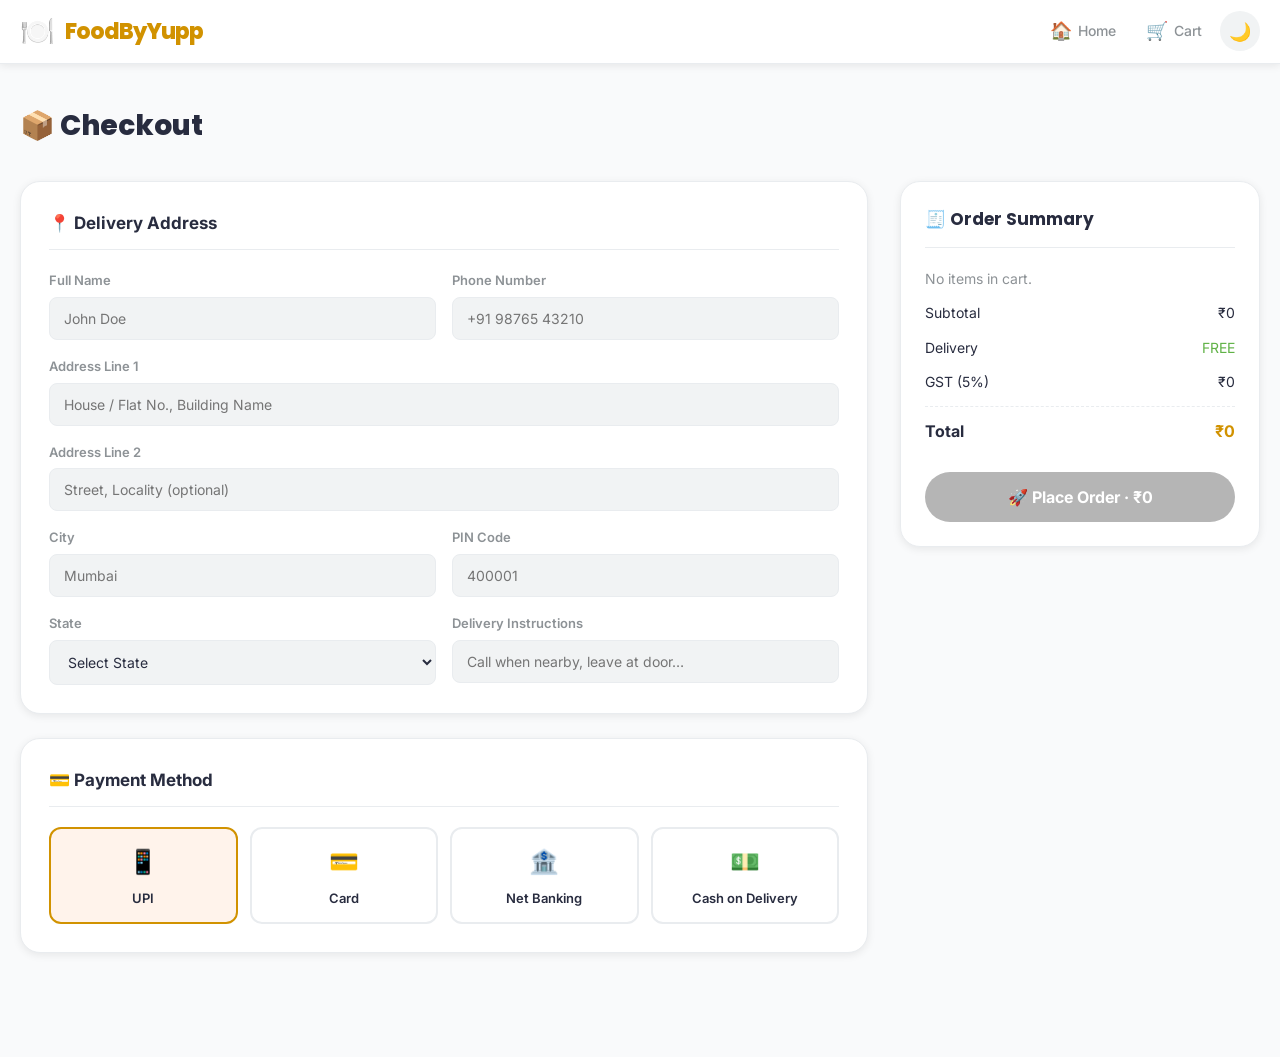
<file: model1/checkout.html>
<!DOCTYPE html>
<html lang="en">

<head>
    <meta charset="UTF-8">
    <meta name="viewport" content="width=device-width, initial-scale=1.0">
    <title>Checkout — FoodByYupp</title>
    <meta name="description" content="Complete your order. Enter delivery address and choose payment method.">
    <link rel="icon"
        href="data:image/svg+xml,<svg xmlns='http://www.w3.org/2000/svg' viewBox='0 0 100 100'><text y='.9em' font-size='90'>🍽️</text></svg>">
    <link rel="stylesheet" href="css/style.css">
    <style>
        .confirm-overlay {
            position: fixed;
            inset: 0;
            background: rgba(0, 0, 0, .7);
            z-index: 4000;
            display: flex;
            align-items: center;
            justify-content: center;
            padding: 20px
        }

        .confirm-box {
            background: var(--surface);
            border-radius: var(--radius-xl);
            padding: 48px 40px;
            max-width: 480px;
            width: 100%;
            text-align: center;
            animation: slideUp .4s cubic-bezier(.34, 1.56, .64, 1)
        }

        .confirm-icon {
            font-size: 72px;
            display: block;
            margin-bottom: 20px;
            animation: bounce 1s ease
        }

        .confirm-title {
            font-family: var(--font-display);
            font-size: 26px;
            font-weight: 800;
            margin-bottom: 10px;
            color: var(--accent)
        }

        .confirm-sub {
            color: var(--text-muted);
            margin-bottom: 8px;
            font-size: 15px
        }

        .confirm-id {
            font-size: 13px;
            color: var(--text-light);
            margin-bottom: 28px
        }

        .tracking-card {
            background: var(--surface);
            border: 1px solid var(--border);
            border-radius: var(--radius-lg);
            padding: 28px;
            margin-bottom: 24px;
            box-shadow: var(--shadow-sm)
        }
    </style>
</head>

<body>

    <div id="toast-container" class="toast-container"></div>

    <!-- NAVBAR -->
    <nav class="navbar">
        <div class="container">
            <a href="index.html" class="nav-logo">
                <span class="nav-logo-icon">🍽️</span>
                <span class="nav-logo-text">FoodByYupp</span>
            </a>
            <div style="flex:1"></div>
            <div class="nav-links">
                <a href="index.html" class="nav-link"><span class="icon">🏠</span><span>Home</span></a>
                <a href="cart.html" class="nav-link"><span class="icon">🛒</span><span>Cart</span><span
                        class="cart-badge" style="display:none">0</span></a>
                <button class="dark-toggle">🌙</button>
            </div>
        </div>
    </nav>

    <!-- PAGE -->
    <main class="page-wrap">
        <div class="container">
            <h1 class="page-title">📦 Checkout</h1>
            <div class="checkout-layout">
                <!-- LEFT -->
                <div>
                    <!-- Delivery Address -->
                    <div class="form-card">
                        <div class="form-card-title">📍 Delivery Address</div>
                        <div class="form-grid">
                            <div class="form-group"><label class="form-label">Full Name</label><input class="form-input"
                                    id="fname" type="text" placeholder="John Doe"></div>
                            <div class="form-group"><label class="form-label">Phone Number</label><input
                                    class="form-input" id="phone" type="tel" placeholder="+91 98765 43210"></div>
                            <div class="form-group full"><label class="form-label">Address Line 1</label><input
                                    class="form-input" id="addr1" type="text"
                                    placeholder="House / Flat No., Building Name"></div>
                            <div class="form-group full"><label class="form-label">Address Line 2</label><input
                                    class="form-input" id="addr2" type="text" placeholder="Street, Locality (optional)">
                            </div>
                            <div class="form-group"><label class="form-label">City</label><input class="form-input"
                                    id="city" type="text" placeholder="Mumbai"></div>
                            <div class="form-group"><label class="form-label">PIN Code</label><input class="form-input"
                                    id="pin" type="text" placeholder="400001" maxlength="6"></div>
                            <div class="form-group"><label class="form-label">State</label>
                                <select class="form-input" id="state">
                                    <option value="">Select State</option>
                                    <option>Maharashtra</option>
                                    <option>Delhi</option>
                                    <option>Karnataka</option>
                                    <option>Tamil Nadu</option>
                                    <option>Telangana</option>
                                    <option>Gujarat</option>
                                    <option>Rajasthan</option>
                                    <option>West Bengal</option>
                                    <option>Uttar Pradesh</option>
                                    <option>Kerala</option>
                                </select>
                            </div>
                            <div class="form-group"><label class="form-label">Delivery Instructions</label><input
                                    class="form-input" id="note" type="text"
                                    placeholder="Call when nearby, leave at door…"></div>
                        </div>
                    </div>

                    <!-- Payment -->
                    <div class="form-card">
                        <div class="form-card-title">💳 Payment Method</div>
                        <div class="payment-options" id="payment-options">
                            <div class="pay-option selected" data-method="upi" onclick="selectPay(this)">
                                <div class="pay-icon">📱</div>
                                <div class="pay-label">UPI</div>
                            </div>
                            <div class="pay-option" data-method="card" onclick="selectPay(this)">
                                <div class="pay-icon">💳</div>
                                <div class="pay-label">Card</div>
                            </div>
                            <div class="pay-option" data-method="netbanking" onclick="selectPay(this)">
                                <div class="pay-icon">🏦</div>
                                <div class="pay-label">Net Banking</div>
                            </div>
                            <div class="pay-option" data-method="cod" onclick="selectPay(this)">
                                <div class="pay-icon">💵</div>
                                <div class="pay-label">Cash on Delivery</div>
                            </div>
                        </div>
                    </div>
                </div>

                <!-- RIGHT -->
                <div>
                    <div class="order-summary" id="order-summary">
                        <!-- Rendered by JS -->
                    </div>
                </div>
            </div>
        </div>
    </main>

    <script src="js/data.js"></script>
    <script src="js/cart.js"></script>
    <script src="js/app.js"></script>
    <script>
        let selectedMethod = 'upi';

        function selectPay(el) {
            document.querySelectorAll('.pay-option').forEach(o => o.classList.remove('selected'));
            el.classList.add('selected');
            selectedMethod = el.dataset.method;
        }

        function fmt(n) { return '₹' + n.toLocaleString('en-IN'); }

        function renderSummary() {
            const items = Cart.getAll();
            const total = Cart.total(null);
            const del = Cart.delivery();
            document.getElementById('order-summary').innerHTML = `
    <div class="summary-title">🧾 Order Summary</div>
    ${items.length === 0 ? '<p style="color:var(--text-muted);font-size:14px">No items in cart.</p>' : ''}
    ${items.map(i => `
      <div style="display:flex;justify-content:space-between;align-items:center;padding:8px 0;border-bottom:1px solid var(--border);font-size:13px">
        <span>${i.name} × ${i.qty}</span>
        <span style="font-weight:600">${fmt(i.price * i.qty)}</span>
      </div>`).join('')}
    <div class="summary-row" style="margin-top:12px"><span>Subtotal</span><span>${fmt(Cart.subtotal())}</span></div>
    <div class="summary-row"><span>Delivery</span><span>${del === 0 ? '<span style="color:var(--accent)">FREE</span>' : fmt(del)}</span></div>
    <div class="summary-row"><span>GST (5%)</span><span>${fmt(Cart.tax())}</span></div>
    <div class="summary-row total"><span>Total</span><span style="color:var(--primary)">${fmt(total)}</span></div>
    <button class="checkout-btn" id="place-order-btn" onclick="placeOrder()" ${items.length === 0 ? 'disabled' : ''}>
      🚀 Place Order · ${fmt(total)}
    </button>`;
        }

        function placeOrder() {
            const fname = document.getElementById('fname').value.trim();
            const phone = document.getElementById('phone').value.trim();
            const addr1 = document.getElementById('addr1').value.trim();
            const city = document.getElementById('city').value.trim();
            const pin = document.getElementById('pin').value.trim();
            if (!fname || !phone || !addr1 || !city || !pin) {
                Toast.show('Please fill all required address fields', 'error'); return;
            }
            if (!/^\d{6}$/.test(pin)) { Toast.show('Enter a valid 6-digit PIN code', 'error'); return; }

            const orderId = 'FBY' + Date.now().toString().slice(-8);
            const orderData = {
                id: orderId,
                date: new Date().toLocaleString('en-IN'),
                items: Cart.getAll(),
                total: Cart.total(null),
                address: `${fname}, ${addr1}, ${city} - ${pin}`,
                payment: selectedMethod,
                status: 'Delivered'
            };
            Cart.saveOrder(orderData);
            Cart.clear();
            showConfirmation(orderId);
        }

        function showConfirmation(orderId) {
            const overlay = document.createElement('div');
            overlay.className = 'confirm-overlay';
            overlay.innerHTML = `
    <div class="confirm-box">
      <span class="confirm-icon">🎉</span>
      <div class="confirm-title">Order Placed Successfully!</div>
      <div class="confirm-sub">Your delicious food is being prepared.</div>
      <div class="confirm-id">Order ID: <strong>${orderId}</strong></div>
      <div class="tracking-card">
        <div style="font-weight:700;margin-bottom:16px;font-size:15px">🚚 Order Tracking</div>
        <div class="tracking-steps">
          <div class="step done"><div class="step-dot">✓</div><div class="step-label">Order Placed</div></div>
          <div class="step active"><div class="step-dot">🍳</div><div class="step-label">Preparing</div></div>
          <div class="step"><div class="step-dot">🚴</div><div class="step-label">On the Way</div></div>
          <div class="step"><div class="step-dot">🏠</div><div class="step-label">Delivered</div></div>
        </div>
        <div style="text-align:center;font-size:13px;color:var(--text-muted);margin-top:8px">Estimated delivery: <strong>25–35 minutes</strong></div>
      </div>
      <a href="index.html" class="btn-primary" style="display:inline-flex;margin-bottom:12px">Back to Home 🏠</a><br>
      <a href="profile.html" style="font-size:13px;color:var(--primary);font-weight:600">View Order History →</a>
    </div>`;
            document.body.appendChild(overlay);
        }

        document.addEventListener('DOMContentLoaded', () => {
            DarkMode.init();
            Cart.init();
            Toast.init();
            renderSummary();
        });
    </script>
</body>

</html>
</file>
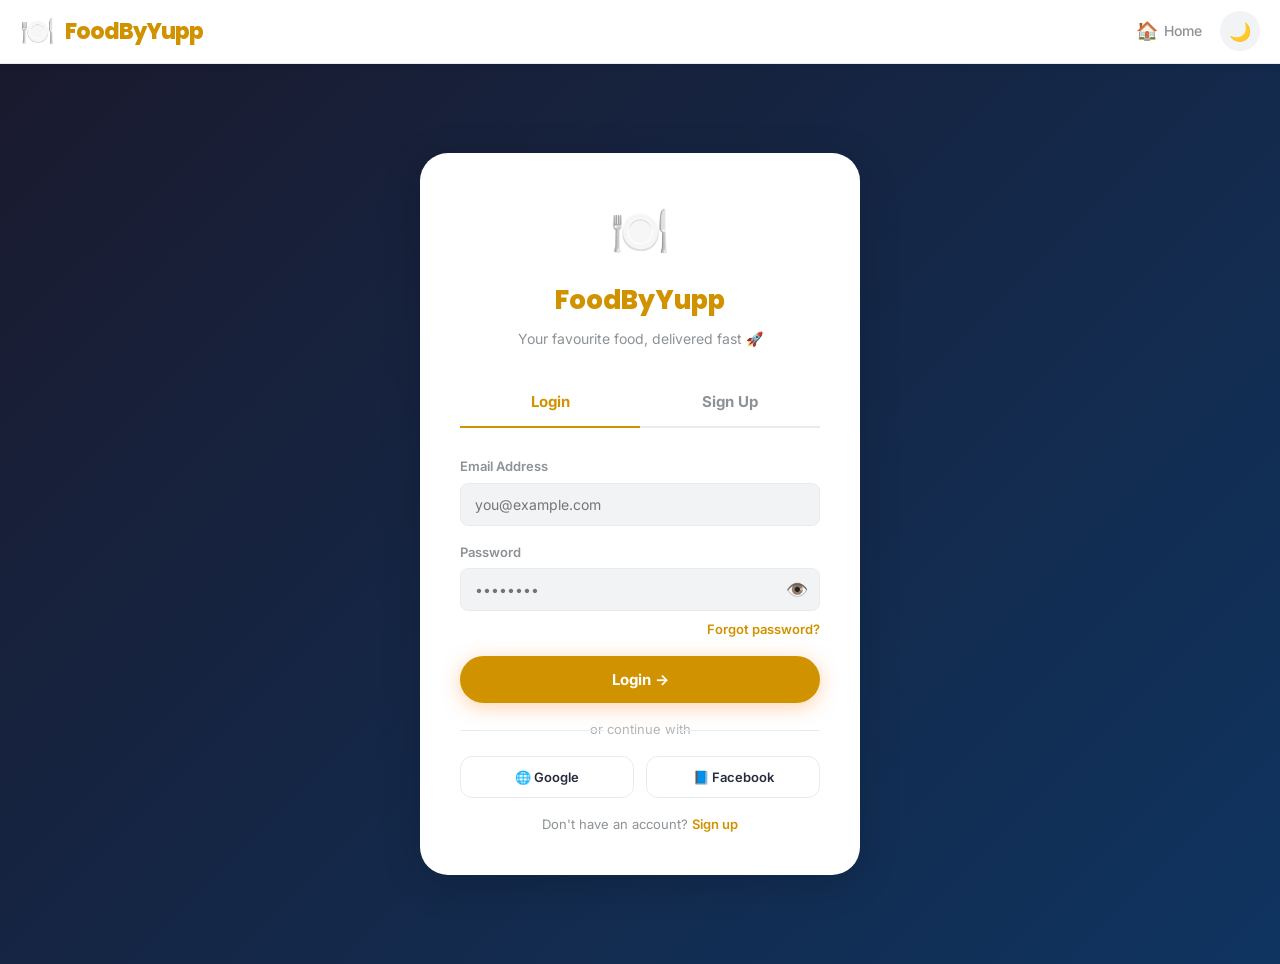
<file: model1/login.html>
<!DOCTYPE html>
<html lang="en">

<head>
    <meta charset="UTF-8">
    <meta name="viewport" content="width=device-width, initial-scale=1.0">
    <title>Login / Sign Up — FoodByYupp</title>
    <meta name="description" content="Login or create your FoodByYupp account to track orders and manage your profile.">
    <link rel="icon"
        href="data:image/svg+xml,<svg xmlns='http://www.w3.org/2000/svg' viewBox='0 0 100 100'><text y='.9em' font-size='90'>🍽️</text></svg>">
    <link rel="stylesheet" href="css/style.css">
    <style>
        .form-error {
            font-size: 12px;
            color: var(--danger);
            margin-top: 4px;
            display: none;
        }

        .form-group.err .form-input {
            border-color: var(--danger);
        }

        .form-group.err .form-error {
            display: block;
        }

        .pw-wrap {
            position: relative;
        }

        .pw-toggle {
            position: absolute;
            right: 12px;
            top: 50%;
            transform: translateY(-50%);
            cursor: pointer;
            font-size: 18px;
        }
    </style>
</head>

<body>

    <div id="toast-container" class="toast-container"></div>

    <!-- Minimal Nav -->
    <nav class="navbar">
        <div class="container">
            <a href="index.html" class="nav-logo">
                <span class="nav-logo-icon">🍽️</span>
                <span class="nav-logo-text">FoodByYupp</span>
            </a>
            <div style="flex:1"></div>
            <div class="nav-links">
                <a href="index.html" class="nav-link"><span class="icon">🏠</span><span>Home</span></a>
                <button class="dark-toggle">🌙</button>
            </div>
        </div>
    </nav>

    <main class="auth-page">
        <div class="auth-card">
            <div class="auth-logo">
                <span class="auth-logo-icon">🍽️</span>
                <span class="auth-logo-text">FoodByYupp</span>
                <p style="font-size:14px;color:var(--text-muted);margin-top:6px">Your favourite food, delivered fast 🚀
                </p>
            </div>

            <!-- Tabs -->
            <div class="auth-tabs">
                <div class="auth-tab active" id="tab-login" onclick="switchTab('login')">Login</div>
                <div class="auth-tab" id="tab-signup" onclick="switchTab('signup')">Sign Up</div>
            </div>

            <!-- Login Form -->
            <form class="auth-form active" id="form-login" onsubmit="doLogin(event)">
                <div class="form-group" id="lg-email-group">
                    <label class="form-label">Email Address</label>
                    <input class="form-input" id="lg-email" type="email" placeholder="you@example.com"
                        autocomplete="email">
                    <span class="form-error">Please enter a valid email.</span>
                </div>
                <div class="form-group" id="lg-pw-group">
                    <label class="form-label">Password</label>
                    <div class="pw-wrap">
                        <input class="form-input" id="lg-pw" type="password" placeholder="••••••••"
                            autocomplete="current-password" style="width:100%;padding-right:40px">
                        <span class="pw-toggle" onclick="togglePw('lg-pw',this)">👁️</span>
                    </div>
                    <span class="form-error">Password must be at least 6 characters.</span>
                </div>
                <div style="display:flex;justify-content:flex-end;margin-top:-8px">
                    <a href="#" style="font-size:13px;color:var(--primary);font-weight:600">Forgot password?</a>
                </div>
                <button type="submit" class="auth-btn">Login →</button>
                <div class="auth-divider">or continue with</div>
                <div class="social-btns">
                    <button type="button" class="social-btn" onclick="socialLogin('Google')">🌐 Google</button>
                    <button type="button" class="social-btn" onclick="socialLogin('Facebook')">📘 Facebook</button>
                </div>
                <p style="font-size:13px;text-align:center;color:var(--text-muted)">Don't have an account? <a
                        onclick="switchTab('signup')" style="color:var(--primary);font-weight:600;cursor:pointer">Sign
                        up</a></p>
            </form>

            <!-- Signup Form -->
            <form class="auth-form" id="form-signup" onsubmit="doSignup(event)">
                <div class="form-group" id="sg-name-group">
                    <label class="form-label">Full Name</label>
                    <input class="form-input" id="sg-name" type="text" placeholder="John Doe" autocomplete="name">
                    <span class="form-error">Name must be at least 2 characters.</span>
                </div>
                <div class="form-group" id="sg-email-group">
                    <label class="form-label">Email Address</label>
                    <input class="form-input" id="sg-email" type="email" placeholder="you@example.com"
                        autocomplete="email">
                    <span class="form-error">Please enter a valid email.</span>
                </div>
                <div class="form-group" id="sg-phone-group">
                    <label class="form-label">Phone Number</label>
                    <input class="form-input" id="sg-phone" type="tel" placeholder="+91 98765 43210" autocomplete="tel">
                    <span class="form-error">Enter a valid 10-digit phone number.</span>
                </div>
                <div class="form-group" id="sg-pw-group">
                    <label class="form-label">Password</label>
                    <div class="pw-wrap">
                        <input class="form-input" id="sg-pw" type="password" placeholder="Min. 6 characters"
                            autocomplete="new-password" style="width:100%;padding-right:40px">
                        <span class="pw-toggle" onclick="togglePw('sg-pw',this)">👁️</span>
                    </div>
                    <span class="form-error">Password must be at least 6 characters.</span>
                </div>
                <button type="submit" class="auth-btn">Create Account 🎉</button>
                <div class="auth-divider">or continue with</div>
                <div class="social-btns">
                    <button type="button" class="social-btn" onclick="socialLogin('Google')">🌐 Google</button>
                    <button type="button" class="social-btn" onclick="socialLogin('Facebook')">📘 Facebook</button>
                </div>
                <p style="font-size:13px;text-align:center;color:var(--text-muted)">Already have an account? <a
                        onclick="switchTab('login')"
                        style="color:var(--primary);font-weight:600;cursor:pointer">Login</a></p>
            </form>
        </div>
    </main>

    <script src="js/data.js"></script>
    <script src="js/cart.js"></script>
    <script src="js/app.js"></script>
    <script>
        const USER_KEY = 'foodbyYupp_user';

        function switchTab(tab) {
            document.getElementById('tab-login').classList.toggle('active', tab === 'login');
            document.getElementById('tab-signup').classList.toggle('active', tab === 'signup');
            document.getElementById('form-login').classList.toggle('active', tab === 'login');
            document.getElementById('form-signup').classList.toggle('active', tab === 'signup');
        }

        function togglePw(id, btn) {
            const inp = document.getElementById(id);
            if (inp.type === 'password') { inp.type = 'text'; btn.textContent = '🙈'; }
            else { inp.type = 'password'; btn.textContent = '👁️'; }
        }

        function setErr(groupId, show) {
            document.getElementById(groupId).classList.toggle('err', show);
        }

        function doLogin(e) {
            e.preventDefault();
            const email = document.getElementById('lg-email').value.trim();
            const pw = document.getElementById('lg-pw').value;
            let ok = true;
            const emailOk = /^[^\s@]+@[^\s@]+\.[^\s@]+$/.test(email);
            setErr('lg-email-group', !emailOk); if (!emailOk) ok = false;
            setErr('lg-pw-group', pw.length < 6); if (pw.length < 6) ok = false;
            if (!ok) return;

            const user = JSON.parse(localStorage.getItem(USER_KEY) || '{}');
            if (user.email === email) {
                Toast.show('Welcome back, ' + user.name + '! 🎉', 'success');
                setTimeout(() => window.location.href = 'profile.html', 1200);
            } else {
                Toast.show('Account not found. Please sign up!', 'error');
                setTimeout(() => switchTab('signup'), 1500);
            }
        }

        function doSignup(e) {
            e.preventDefault();
            const name = document.getElementById('sg-name').value.trim();
            const email = document.getElementById('sg-email').value.trim();
            const phone = document.getElementById('sg-phone').value.trim();
            const pw = document.getElementById('sg-pw').value;
            let ok = true;
            const emailOk = /^[^\s@]+@[^\s@]+\.[^\s@]+$/.test(email);
            const phoneOk = /^\+?[\d\s-]{10,}$/.test(phone);
            setErr('sg-name-group', name.length < 2); if (name.length < 2) ok = false;
            setErr('sg-email-group', !emailOk); if (!emailOk) ok = false;
            setErr('sg-phone-group', !phoneOk); if (!phoneOk) ok = false;
            setErr('sg-pw-group', pw.length < 6); if (pw.length < 6) ok = false;
            if (!ok) return;

            const user = { name, email, phone, joined: new Date().toLocaleDateString('en-IN') };
            localStorage.setItem(USER_KEY, JSON.stringify(user));
            Toast.show('Account created! Welcome, ' + name + ' 🎉', 'success');
            setTimeout(() => window.location.href = 'profile.html', 1200);
        }

        function socialLogin(provider) {
            Toast.show(provider + ' login coming soon!', 'info');
        }

        document.addEventListener('DOMContentLoaded', () => {
            DarkMode.init();
            Cart.init();
            Toast.init();
            // If already logged in, show hint
            const user = JSON.parse(localStorage.getItem(USER_KEY) || '{}');
            if (user.email) {
                document.getElementById('lg-email').value = user.email;
            }
        });
    </script>
</body>

</html>
</file>
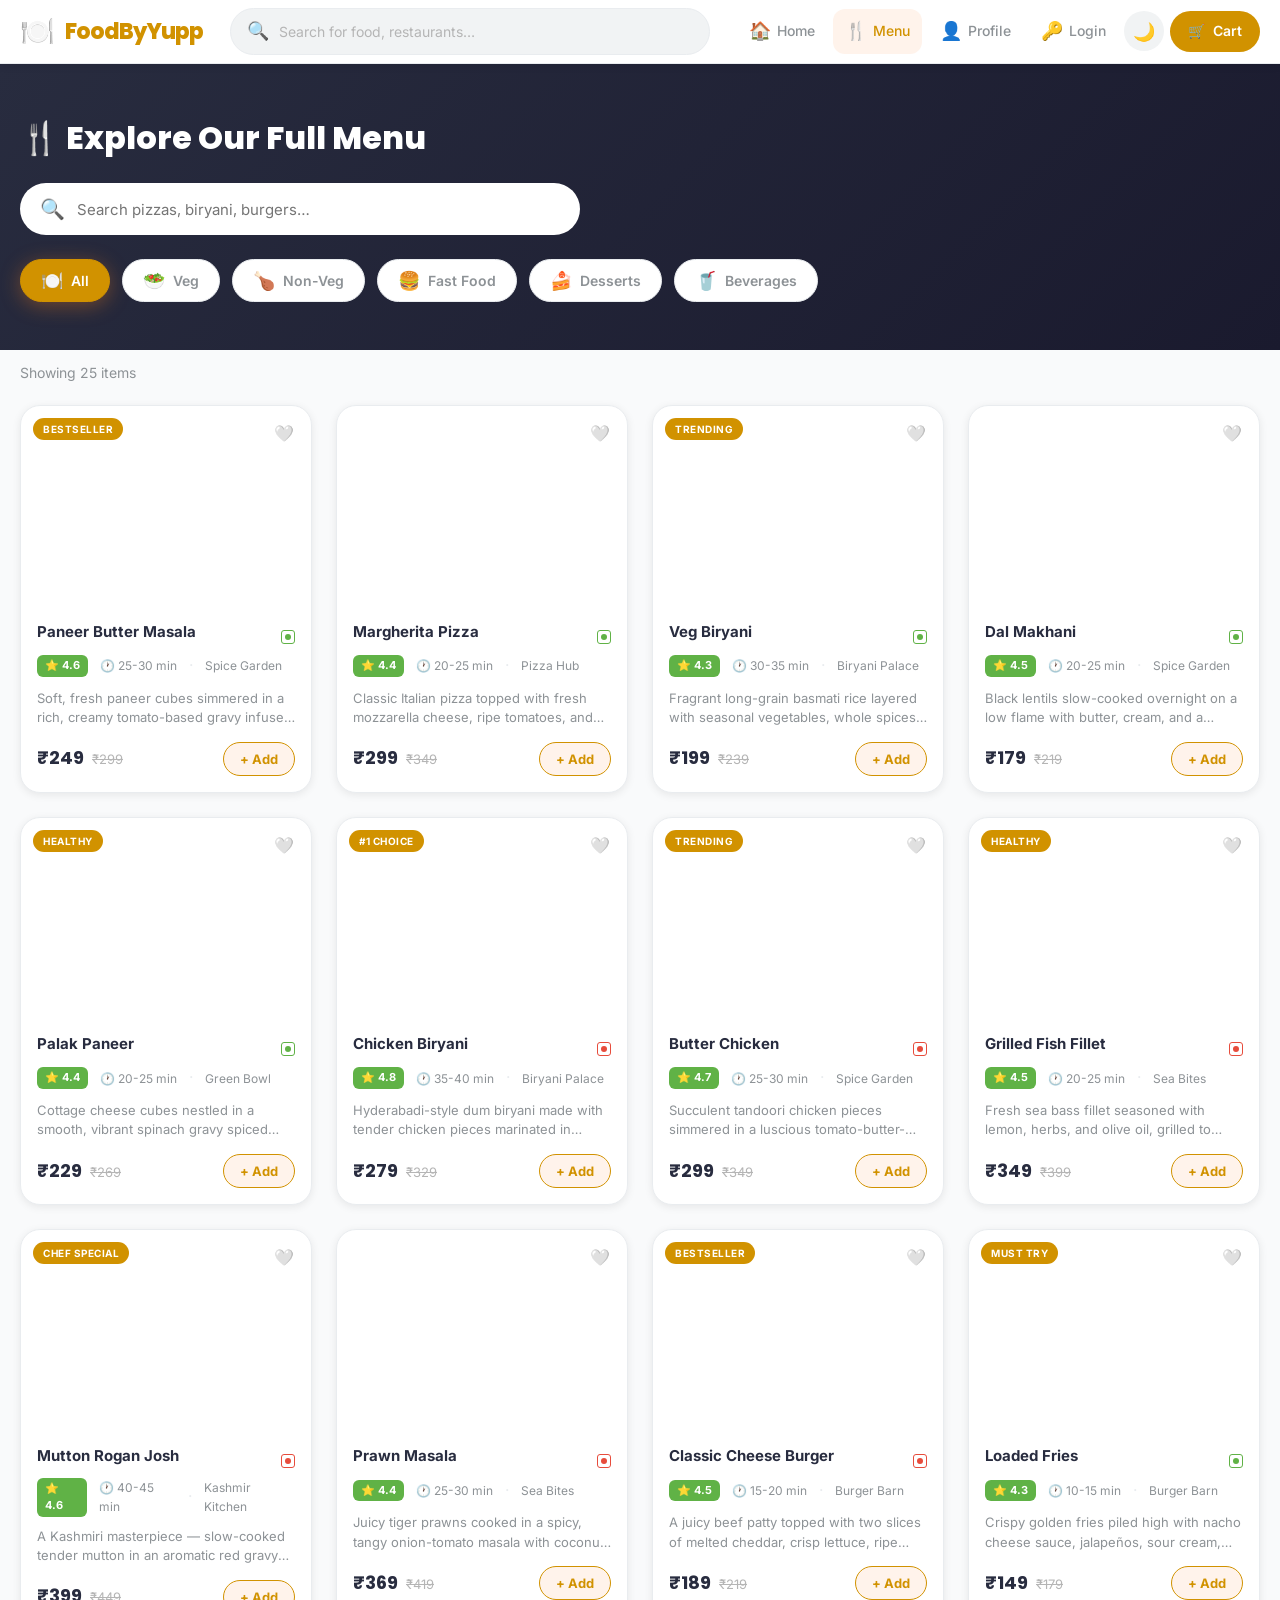
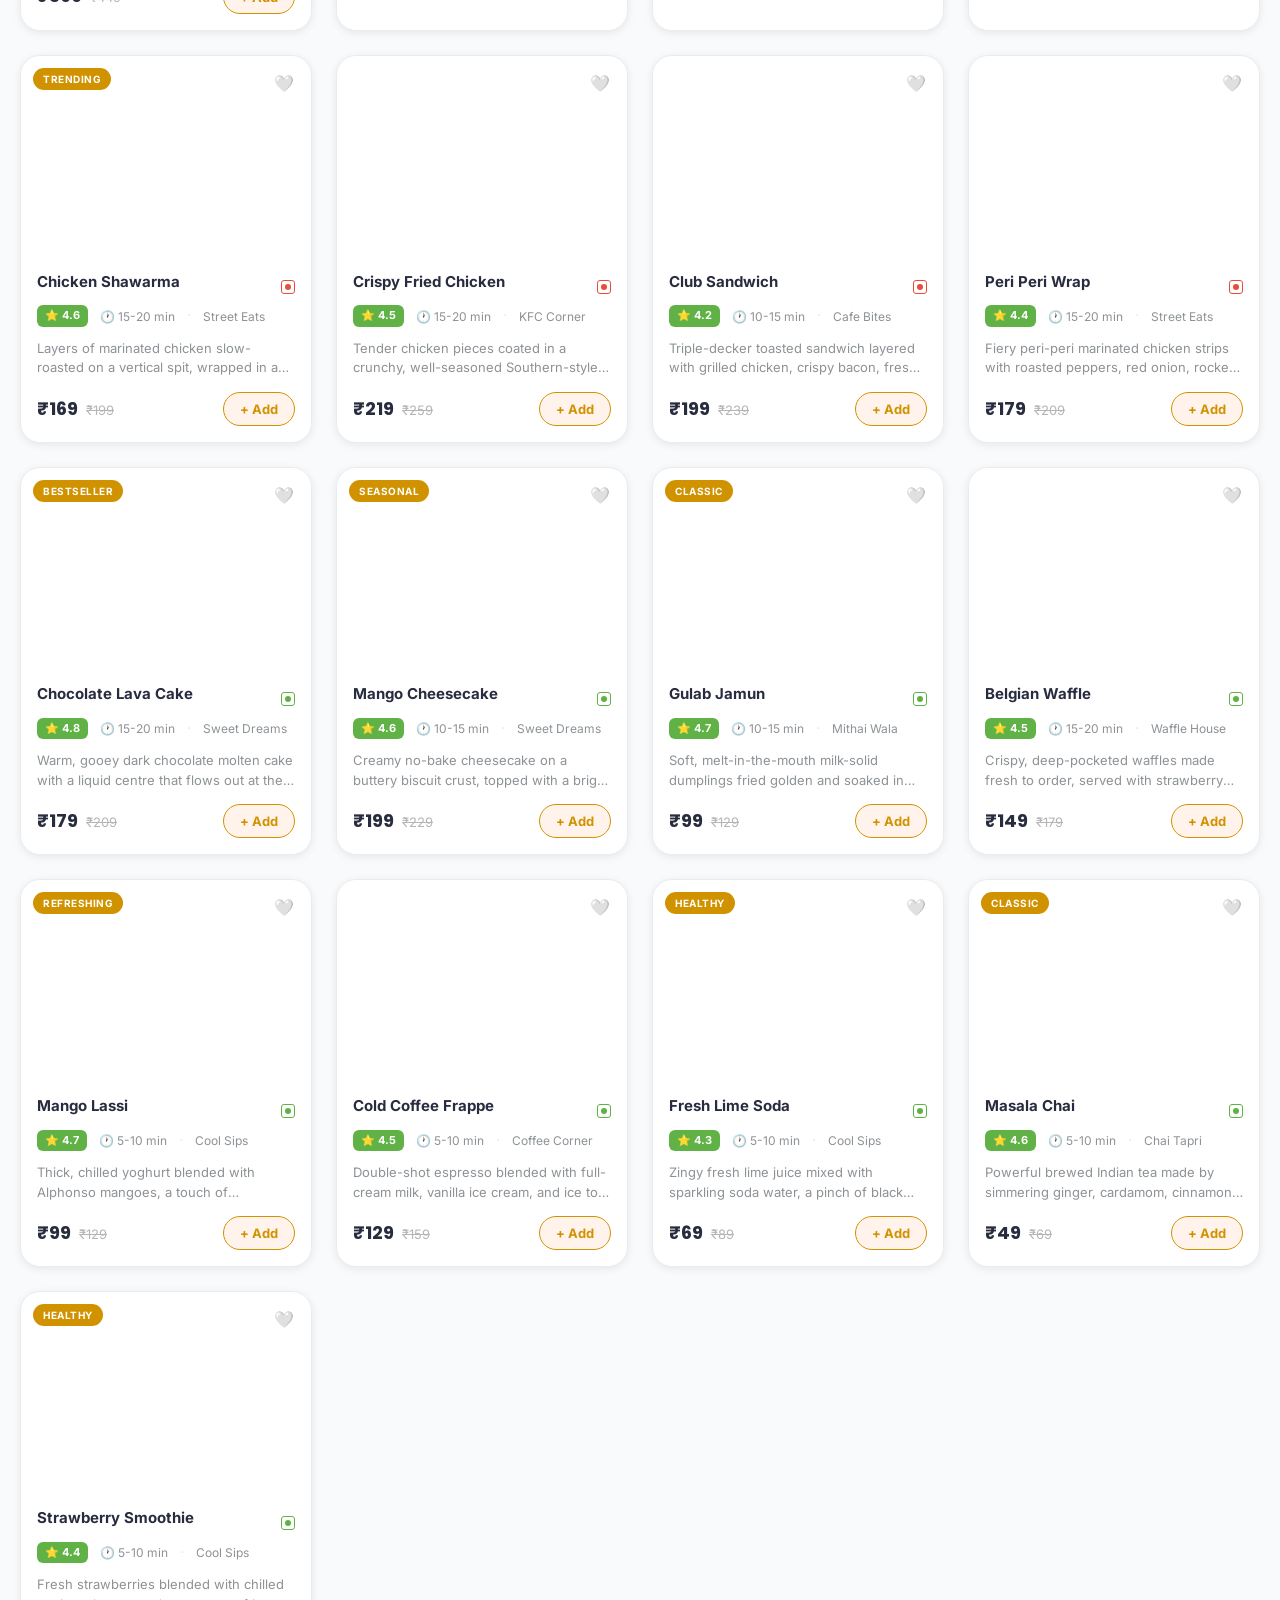
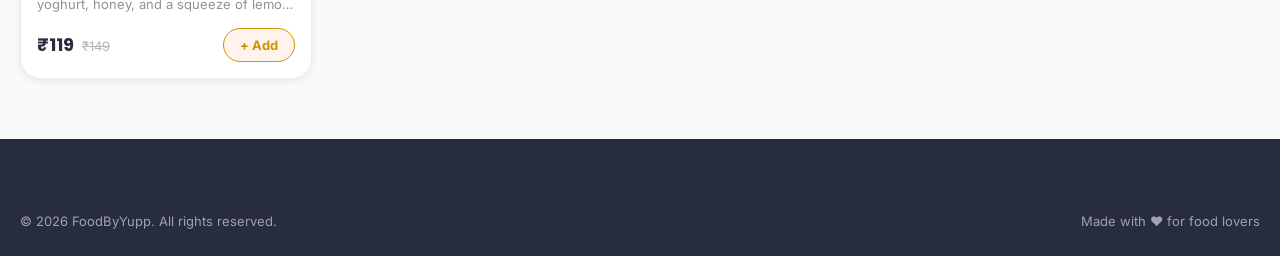
<file: model1/menu.html>
<!DOCTYPE html>
<html lang="en">

<head>
    <meta charset="UTF-8">
    <meta name="viewport" content="width=device-width, initial-scale=1.0">
    <title>Menu — FoodByYupp</title>
    <meta name="description"
        content="Browse our full menu of delicious food items. Filter by category, search, and order online.">
    <link rel="icon"
        href="data:image/svg+xml,<svg xmlns='http://www.w3.org/2000/svg' viewBox='0 0 100 100'><text y='.9em' font-size='90'>🍽️</text></svg>">
    <link rel="stylesheet" href="css/style.css">
</head>

<body>

    <div id="toast-container" class="toast-container"></div>

    <!-- ── NAVBAR ────────────────────────────────────────────────── -->
    <nav class="navbar">
        <div class="container">
            <a href="index.html" class="nav-logo">
                <span class="nav-logo-icon">🍽️</span>
                <span class="nav-logo-text">FoodByYupp</span>
            </a>
            <div class="nav-search">
                <span class="search-icon">🔍</span>
                <input type="text" id="nav-search-input" placeholder="Search for food, restaurants…" autocomplete="off">
            </div>
            <div class="nav-links">
                <a href="index.html" class="nav-link"><span class="icon">🏠</span><span>Home</span></a>
                <a href="menu.html" class="nav-link active"><span class="icon">🍴</span><span>Menu</span></a>
                <a href="profile.html" class="nav-link"><span class="icon">👤</span><span>Profile</span></a>
                <a href="login.html" class="nav-link"><span class="icon">🔑</span><span>Login</span></a>
                <button class="dark-toggle" title="Toggle dark mode">🌙</button>
                <a href="cart.html" class="cart-btn">
                    <span>🛒</span><span>Cart</span>
                    <span class="cart-badge" style="display:none">0</span>
                </a>
            </div>
        </div>
    </nav>

    <!-- ── MENU HERO ──────────────────────────────────────────────── -->
    <section class="menu-hero">
        <div class="container">
            <h1 class="menu-hero-title">🍴 Explore Our Full Menu</h1>
            <div class="menu-search">
                <span class="s-icon">🔍</span>
                <input type="text" id="menu-search-input" placeholder="Search pizzas, biryani, burgers…"
                    autocomplete="off">
            </div>
            <!-- Category Filter Pills -->
            <div class="filter-bar" id="cat-strip"></div>
        </div>
    </section>

    <!-- ── FOOD RESULTS ────────────────────────────────────────────── -->
    <section class="food-section">
        <div class="container">
            <p class="results-count" id="results-count">Loading…</p>
            <div id="food-grid" class="food-grid"></div>
        </div>
    </section>

    <!-- ── FOOTER ─────────────────────────────────────────────────── -->
    <footer class="footer">
        <div class="container">
            <div class="footer-bottom" style="border-top:none">
                <span>© 2026 FoodByYupp. All rights reserved.</span>
                <span>Made with ❤️ for food lovers</span>
            </div>
        </div>
    </footer>

    <script src="js/data.js"></script>
    <script src="js/cart.js"></script>
    <script src="js/app.js"></script>
    <script>
        // Wire up the hero search input to App
        document.addEventListener('DOMContentLoaded', () => {
            const heroInput = document.getElementById('menu-search-input');
            if (heroInput) {
                heroInput.addEventListener('input', e => {
                    App.searchQuery = e.target.value.trim();
                    // also sync nav search
                    const navInput = document.getElementById('nav-search-input');
                    if (navInput) navInput.value = App.searchQuery;
                    App.renderFoodGrid();
                });
            }
        });
    </script>
</body>

</html>
</file>
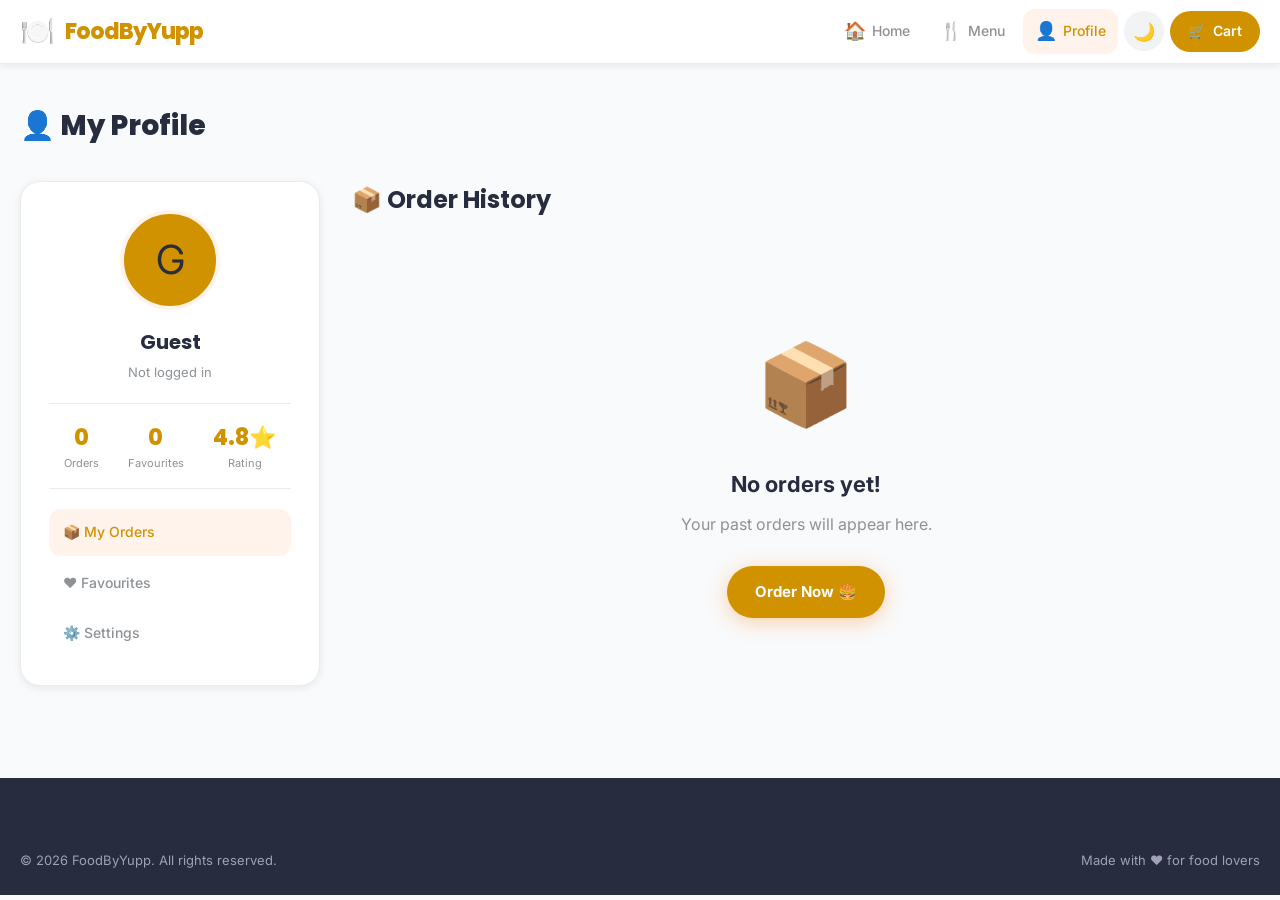
<file: model1/profile.html>
<!DOCTYPE html>
<html lang="en">

<head>
    <meta charset="UTF-8">
    <meta name="viewport" content="width=device-width, initial-scale=1.0">
    <title>Profile — FoodByYupp</title>
    <meta name="description" content="View your FoodByYupp profile, order history, and favourite foods.">
    <link rel="icon"
        href="data:image/svg+xml,<svg xmlns='http://www.w3.org/2000/svg' viewBox='0 0 100 100'><text y='.9em' font-size='90'>🍽️</text></svg>">
    <link rel="stylesheet" href="css/style.css">
</head>

<body>

    <div id="toast-container" class="toast-container"></div>

    <!-- NAVBAR -->
    <nav class="navbar">
        <div class="container">
            <a href="index.html" class="nav-logo">
                <span class="nav-logo-icon">🍽️</span>
                <span class="nav-logo-text">FoodByYupp</span>
            </a>
            <div style="flex:1"></div>
            <div class="nav-links">
                <a href="index.html" class="nav-link"><span class="icon">🏠</span><span>Home</span></a>
                <a href="menu.html" class="nav-link"><span class="icon">🍴</span><span>Menu</span></a>
                <a href="profile.html" class="nav-link active"><span class="icon">👤</span><span>Profile</span></a>
                <button class="dark-toggle">🌙</button>
                <a href="cart.html" class="cart-btn">
                    <span>🛒</span><span>Cart</span>
                    <span class="cart-badge" style="display:none">0</span>
                </a>
            </div>
        </div>
    </nav>

    <!-- PAGE -->
    <main class="page-wrap">
        <div class="container">
            <h1 class="page-title">👤 My Profile</h1>
            <div class="profile-layout">
                <!-- SIDEBAR -->
                <div>
                    <div class="profile-card" id="profile-sidebar">
                        <!-- Rendered by JS -->
                    </div>
                </div>
                <!-- MAIN CONTENT -->
                <div>
                    <div class="tab-content active" id="tab-orders">
                        <h2 class="section-title" style="margin-bottom:20px">📦 Order History</h2>
                        <div id="order-history-list"></div>
                    </div>
                    <div class="tab-content" id="tab-favourites">
                        <h2 class="section-title" style="margin-bottom:20px">❤️ Favourite Foods</h2>
                        <div id="fav-grid" class="food-grid"></div>
                    </div>
                    <div class="tab-content" id="tab-settings">
                        <h2 class="section-title" style="margin-bottom:20px">⚙️ Settings</h2>
                        <div class="form-card">
                            <div class="form-card-title">Account Preferences</div>
                            <div style="display:flex;flex-direction:column;gap:16px">
                                <div
                                    style="display:flex;justify-content:space-between;align-items:center;padding:12px 0;border-bottom:1px solid var(--border)">
                                    <div>
                                        <div style="font-weight:600">🌙 Dark Mode</div>
                                        <div style="font-size:13px;color:var(--text-muted)">Toggle dark interface</div>
                                    </div>
                                    <button class="dark-toggle"
                                        style="font-size:22px;width:48px;height:28px;border-radius:99px;border:1px solid var(--border)">🌙</button>
                                </div>
                                <div
                                    style="display:flex;justify-content:space-between;align-items:center;padding:12px 0;border-bottom:1px solid var(--border)">
                                    <div>
                                        <div style="font-weight:600">🔔 Notifications</div>
                                        <div style="font-size:13px;color:var(--text-muted)">Order updates & offers</div>
                                    </div>
                                    <label style="position:relative;display:inline-block;width:44px;height:24px">
                                        <input type="checkbox" checked style="opacity:0;width:0;height:0"
                                            id="notif-toggle">
                                        <span id="toggle-track" onclick="toggleNotif()"
                                            style="position:absolute;cursor:pointer;inset:0;background:var(--accent);border-radius:12px;transition:.3s"></span>
                                    </label>
                                </div>
                                <div style="padding-top:8px">
                                    <button onclick="logout()"
                                        style="color:var(--danger);font-weight:700;font-size:14px;padding:12px 20px;border-radius:var(--radius-md);border:1.5px solid var(--danger);transition:all .2s;background:transparent;cursor:pointer"
                                        onmouseover="this.style.background='#fce8e8'"
                                        onmouseout="this.style.background='transparent'">
                                        🚪 Logout
                                    </button>
                                </div>
                            </div>
                        </div>
                    </div>
                </div>
            </div>
        </div>
    </main>

    <!-- FOOTER -->
    <footer class="footer">
        <div class="container">
            <div class="footer-bottom" style="border-top:none">
                <span>© 2026 FoodByYupp. All rights reserved.</span>
                <span>Made with ❤️ for food lovers</span>
            </div>
        </div>
    </footer>

    <script src="js/data.js"></script>
    <script src="js/cart.js"></script>
    <script src="js/app.js"></script>
    <script>
        const USER_KEY = 'foodbyYupp_user';

        function switchProfileTab(tab) {
            ['orders', 'favourites', 'settings'].forEach(t => {
                document.getElementById('tab-' + t).classList.toggle('active', t === tab);
                const link = document.querySelector(`[data-ptab="${t}"]`);
                if (link) link.classList.toggle('active', t === tab);
            });
        }

        function logout() {
            localStorage.removeItem(USER_KEY);
            Toast.show('Logged out successfully', 'info');
            setTimeout(() => window.location.href = 'login.html', 1000);
        }

        function toggleNotif() {
            const track = document.getElementById('toggle-track');
            const chk = document.getElementById('notif-toggle');
            track.style.background = chk.checked ? 'var(--accent)' : 'var(--border)';
        }

        function renderSidebar(user) {
            const history = Cart.getHistory();
            const favCount = Favorites.getAll().length;
            document.getElementById('profile-sidebar').innerHTML = `
    <div class="avatar">${user.name ? user.name.charAt(0).toUpperCase() : '?'}</div>
    <div class="profile-name">${user.name || 'Guest User'}</div>
    <div class="profile-email">${user.email || 'Not logged in'}</div>
    ${user.joined ? `<div style="font-size:12px;color:var(--text-muted);margin-bottom:16px">📅 Joined ${user.joined}</div>` : ''}
    <div class="profile-stats">
      <div><div class="p-stat-num">${history.length}</div><div class="p-stat-label">Orders</div></div>
      <div><div class="p-stat-num">${favCount}</div><div class="p-stat-label">Favourites</div></div>
      <div><div class="p-stat-num">4.8⭐</div><div class="p-stat-label">Rating</div></div>
    </div>
    <nav class="profile-nav">
      <div class="profile-nav-link active" data-ptab="orders"      onclick="switchProfileTab('orders')">📦 My Orders</div>
      <div class="profile-nav-link"        data-ptab="favourites"  onclick="switchProfileTab('favourites')">❤️ Favourites</div>
      <div class="profile-nav-link"        data-ptab="settings"    onclick="switchProfileTab('settings')">⚙️ Settings</div>
    </nav>`;
        }

        function renderOrderHistory() {
            const history = Cart.getHistory();
            const list = document.getElementById('order-history-list');
            if (history.length === 0) {
                list.innerHTML = `<div class="empty-cart">
      <div class="empty-icon">📦</div>
      <div class="empty-title">No orders yet!</div>
      <div class="empty-sub">Your past orders will appear here.</div>
      <a href="menu.html" class="btn-primary" style="display:inline-flex;margin-top:0">Order Now 🍔</a>
    </div>`;
                return;
            }
            list.innerHTML = history.map(order => {
                const statusMap = { Delivered: 'status-delivered', Processing: 'status-processing', Cancelled: 'status-cancelled' };
                const names = order.items.map(i => `${i.name} ×${i.qty}`).join(', ');
                return `<div class="order-history-item">
      <div class="order-id">🧾 Order ID: <strong>${order.id}</strong> · ${order.date}</div>
      <div class="order-items-list">${names}</div>
      <div style="display:flex;align-items:center;justify-content:space-between;flex-wrap:wrap;gap:8px">
        <span class="order-status-chip ${statusMap[order.status] || 'status-delivered'}">● ${order.status}</span>
        <span style="font-weight:700;color:var(--primary)">₹${order.total.toLocaleString('en-IN')}</span>
      </div>
      <div style="font-size:12px;color:var(--text-muted);margin-top:6px">📍 ${order.address} · 💳 ${order.payment}</div>
    </div>`;
            }).join('');
        }

        function renderFavourites() {
            const favIds = Favorites.getAll();
            const grid = document.getElementById('fav-grid');
            if (favIds.length === 0) {
                grid.innerHTML = `<div class="empty-cart" style="grid-column:1/-1">
      <div class="empty-icon">🤍</div>
      <div class="empty-title">No favourites yet!</div>
      <div class="empty-sub">Heart food items to save them here.</div>
      <a href="menu.html" class="btn-primary" style="display:inline-flex;margin-top:0">Browse Menu</a>
    </div>`;
                return;
            }
            const favItems = FOOD_ITEMS.filter(f => favIds.includes(f.id));
            grid.innerHTML = '';
            favItems.forEach(item => {
                const card = createFoodCard(item);
                grid.appendChild(card);
            });
        }

        document.addEventListener('DOMContentLoaded', () => {
            DarkMode.init();
            Cart.init();
            Toast.init();

            const user = JSON.parse(localStorage.getItem(USER_KEY) || '{}');
            if (!user.email) {
                // Not logged in — redirect or show guest
                renderSidebar({ name: 'Guest', email: 'Not logged in' });
            } else {
                renderSidebar(user);
            }
            renderOrderHistory();
            renderFavourites();
        });
    </script>
</body>

</html>
</file>
<file: css/style.css>
/* ============================================================
   style.css — FoodByYupp Design System
   ============================================================ */

@import url('https://fonts.googleapis.com/css2?family=Inter:wght@300;400;500;600;700;800;900&family=Poppins:wght@400;500;600;700;800&display=swap');

/* ── CUSTOM PROPERTIES ─────────────────────────────────────── */
:root {
  --primary:       #d19200;
  --primary-dark:  #e01a1a;
  --primary-light: #fff3eb;
  --secondary:     #282c3f;
  --accent:        #60b246;
  --danger:        #e74c3c;
  --star:          #f5a623;

  --bg:            #f8f9fac2;
  --surface:       #ffffff;
  --surface2:      #f1f3f4;
  --border:        #e9ecef;
  --text:          #282c3f;
  --text-muted:    #8d9296;
  --text-light:    #b5b5b5;

  --nav-height:    64px;
  --radius-sm:     8px;
  --radius-md:     12px;
  --radius-lg:     20px;
  --radius-xl:     28px;

  --shadow-sm:     0 2px 8px rgba(0,0,0,.08);
  --shadow-md:     0 4px 20px rgba(0,0,0,.12);
  --shadow-lg:     0 8px 40px rgba(0,0,0,.16);
  --shadow-primary:0 4px 20px rgba(252,128,25,.35);

  --transition:    .25s cubic-bezier(.4,0,.2,1);
  --font-main:     'Inter', sans-serif;
  --font-display:  'Poppins', sans-serif;
}

/* Dark Theme */
[data-theme="dark"] {
  --bg:         #1a1a2e;
  --surface:    #16213e;
  --surface2:   #0f3460;
  --border:     #2d2d44;
  --text:       #e8e8f0;
  --text-muted: #a0a0b8;
  --text-light: #6b6b80;
}

/* ── RESET & BASE ───────────────────────────────────────────── */
*, *::before, *::after { box-sizing: border-box; margin: 0; padding: 0; }
html { scroll-behavior: smooth; }
body {
  font-family: var(--font-main);
  background: var(--bg);
  color: var(--text);
  line-height: 1.6;
  transition: background var(--transition), color var(--transition);
  overflow-x: hidden;
}
img { display: block; max-width: 100%; }
a  { text-decoration: none; color: inherit; }
ul { list-style: none; }
button { cursor: pointer; border: none; background: none; font-family: inherit; }
input, select, textarea { font-family: inherit; }

/* ── SCROLLBAR ──────────────────────────────────────────────── */
::-webkit-scrollbar { width: 6px; }
::-webkit-scrollbar-track { background: var(--surface2); }
::-webkit-scrollbar-thumb { background: var(--primary); border-radius: 99px; }

/* ── UTILITY CLASSES ────────────────────────────────────────── */
.container { max-width: 1280px; margin: 0 auto; padding: 0 20px; }
.flex      { display: flex; align-items: center; }
.flex-col  { display: flex; flex-direction: column; }
.gap-1     { gap: 4px; }
.gap-2     { gap: 8px; }
.gap-3     { gap: 12px; }
.gap-4     { gap: 16px; }
.g-between { justify-content: space-between; }
.hidden    { display: none !important; }
.text-center { text-align: center; }

/* ── BADGE ──────────────────────────────────────────────────── */
.badge {
  display: inline-block;
  font-size: 10px;
  font-weight: 700;
  padding: 2px 8px;
  border-radius: 99px;
  text-transform: uppercase;
  letter-spacing: .5px;
}
.badge-primary   { background: var(--primary); color: #fff; }
.badge-accent    { background: var(--accent);  color: #fff; }
.badge-secondary { background: var(--secondary); color: #fff; }

/* ── VEG / NON-VEG DOT ──────────────────────────────────────── */
.veg-dot, .nonveg-dot {
  width: 14px; height: 14px;
  border-radius: 3px;
  border: 1.5px solid;
  display: inline-flex; align-items: center; justify-content: center;
  flex-shrink: 0;
}
.veg-dot    { border-color: var(--accent); }
.veg-dot::after    { content: ''; width: 6px; height: 6px; border-radius: 50%; background: var(--accent); }
.nonveg-dot { border-color: var(--danger); }
.nonveg-dot::after { content: ''; width: 6px; height: 6px; border-radius: 50%; background: var(--danger); }

/* ── NAVBAR ─────────────────────────────────────────────────── */
.navbar {
  position: sticky; top: 0; z-index: 1000;
  height: var(--nav-height);
  background: var(--surface);
  border-bottom: 1px solid var(--border);
  box-shadow: var(--shadow-sm);
  transition: background var(--transition), box-shadow var(--transition);
}
.navbar .container { height: 100%; display: flex; align-items: center; justify-content: space-between; gap: 20px; }

.nav-logo { display: flex; align-items: center; gap: 10px; text-decoration: none; flex-shrink: 0; }
.nav-logo-icon { font-size: 28px; }
.nav-logo-text { font-family: var(--font-display); font-weight: 800; font-size: 22px; color: var(--primary); letter-spacing: -1px; }

.nav-search {
  flex: 1; max-width: 480px;
  display: flex; align-items: center; gap: 10px;
  background: var(--surface2);
  border: 1.5px solid var(--border);
  border-radius: var(--radius-xl);
  padding: 8px 16px;
  transition: border-color var(--transition), box-shadow var(--transition);
}
.nav-search:focus-within { border-color: var(--primary); box-shadow: 0 0 0 3px rgba(252,128,25,.15); }
.nav-search input { flex: 1; background: none; border: none; outline: none; color: var(--text); font-size: 14px; }
.nav-search input::placeholder { color: var(--text-light); }
.nav-search .search-icon { color: var(--text-muted); font-size: 18px; }

.nav-links { display: flex; align-items: center; gap: 6px; }
.nav-link {
  display: flex; align-items: center; gap: 6px;
  padding: 8px 12px; border-radius: var(--radius-md);
  font-size: 14px; font-weight: 500; color: var(--text-muted);
  transition: background var(--transition), color var(--transition);
}
.nav-link:hover, .nav-link.active { background: var(--primary-light); color: var(--primary); }
.nav-link .icon { font-size: 18px; }

.cart-btn {
  position: relative;
  display: flex; align-items: center; gap: 8px;
  background: var(--primary); color: #fff;
  padding: 9px 18px; border-radius: var(--radius-xl);
  font-weight: 600; font-size: 14px;
  transition: background var(--transition), transform var(--transition), box-shadow var(--transition);
}
.cart-btn:hover { background: var(--primary-dark); transform: translateY(-1px); box-shadow: var(--shadow-primary); }
.cart-badge {
  position: absolute; top: -6px; right: -6px;
  background: var(--danger); color: #fff;
  font-size: 10px; font-weight: 700;
  width: 20px; height: 20px; border-radius: 50%;
  display: flex; align-items: center; justify-content: center;
  border: 2px solid var(--surface);
  animation: pop .3s cubic-bezier(.36,.07,.19,.97);
}
.dark-toggle {
  width: 40px; height: 40px; border-radius: 50%;
  display: flex; align-items: center; justify-content: center;
  background: var(--surface2); font-size: 18px;
  transition: background var(--transition), transform var(--transition);
}
.dark-toggle:hover { background: var(--border); transform: rotate(20deg); }

/* ── HERO ───────────────────────────────────────────────────── */
.hero {
  background: linear-gradient(135deg, #1a1a2e 0%, #16213e 50%, #0f3460 100%);
  padding: 80px 0 120px;
  position: relative; overflow: hidden;
}
.hero::before {
  content: '';
  position: absolute; inset: 0;
  background: radial-gradient(circle at 70% 50%, rgba(252,128,25,.25) 0%, transparent 60%);
}
.hero-content { position: relative; z-index: 1; display: flex; align-items: center; justify-content: space-between; gap: 40px; }
.hero-text { max-width: 480px; }
.hero-eyebrow { font-size: 13px; font-weight: 600; color: var(--primary); text-transform: uppercase; letter-spacing: 2px; margin-bottom: 16px; }
.hero-title { font-family: var(--font-display); font-size: clamp(32px,5vw,56px); font-weight: 800; color: #fff; line-height: 1.15; margin-bottom: 20px; }
.hero-title span { color: var(--primary); }
.hero-sub { font-size: 17px; color: #a0a0c0; margin-bottom: 36px; line-height: 1.7; }
.hero-cta { display: flex; gap: 14px; flex-wrap: wrap; }
.btn-primary {
  display: inline-flex; align-items: center; gap: 8px;
  background: var(--primary); color: #fff;
  padding: 14px 28px; border-radius: var(--radius-xl);
  font-weight: 700; font-size: 15px;
  transition: all var(--transition);
  box-shadow: var(--shadow-primary);
}
.btn-primary:hover { background: var(--primary-dark); transform: translateY(-2px); box-shadow: 0 8px 32px rgba(252,128,25,.5); }
.btn-outline {
  display: inline-flex; align-items: center; gap: 8px;
  border: 2px solid rgba(255,255,255,.3); color: #fff;
  padding: 13px 26px; border-radius: var(--radius-xl);
  font-weight: 600; font-size: 15px;
  transition: all var(--transition);
}
.btn-outline:hover { border-color: #fff; background: rgba(255,255,255,.1); }
.hero-stats { display: flex; gap: 32px; margin-top: 36px; }
.stat { text-align: center; }
.stat-num  { font-family: var(--font-display); font-size: 26px; font-weight: 800; color: var(--primary); }
.stat-label{ font-size: 12px; color: #a0a0c0; }
.hero-img-wrap { flex-shrink: 0; width: 380px; position: relative; }
.hero-img-wrap img { width: 100%; border-radius: var(--radius-xl); box-shadow: 0 20px 60px rgba(0,0,0,.4); animation: float 4s ease-in-out infinite; }

/* ── OFFER BANNERS ──────────────────────────────────────────── */
.offers { padding: 40px 0 0; }
.offers-grid { display: grid; grid-template-columns: repeat(auto-fit, minmax(220px,1fr)); gap: 16px; }
.offer-card {
  border-radius: var(--radius-md); padding: 20px;
  display: flex; align-items: center; gap: 16px;
  color: #fff; cursor: pointer;
  transition: transform var(--transition), box-shadow var(--transition);
}
.offer-card:hover { transform: translateY(-3px); box-shadow: var(--shadow-md); }
.offer-icon { font-size: 32px; }
.offer-title { font-weight: 700; font-size: 15px; }
.offer-sub   { font-size: 12px; opacity: .85; margin-top: 2px; }

/* ── SECTION HEADER ─────────────────────────────────────────── */
.section-header { display: flex; align-items: center; justify-content: space-between; margin-bottom: 24px; }
.section-title  { font-family: var(--font-display); font-size: 24px; font-weight: 700; }
.section-link   { color: var(--primary); font-weight: 600; font-size: 14px; transition: opacity var(--transition); }
.section-link:hover { opacity: .75; }

/* ── CATEGORY FILTER ────────────────────────────────────────── */
.categories { padding: 36px 0; }
.cat-strip   { display: flex; gap: 12px; flex-wrap: wrap; }
.cat-pill {
  display: flex; align-items: center; gap: 8px;
  padding: 10px 20px; border-radius: var(--radius-xl);
  font-size: 14px; font-weight: 600;
  border: 1.5px solid var(--border);
  background: var(--surface); color: var(--text-muted);
  transition: all var(--transition); cursor: pointer;
  user-select: none;
}
.cat-pill:hover  { border-color: var(--primary); color: var(--primary); background: var(--primary-light); }
.cat-pill.active { background: var(--primary); border-color: var(--primary); color: #fff; box-shadow: var(--shadow-primary); }
.cat-emoji { font-size: 18px; }

/* ── FOOD GRID ──────────────────────────────────────────────── */
.food-section { padding: 0 0 60px; }
.food-grid    { display: grid; grid-template-columns: repeat(auto-fill, minmax(270px,1fr)); gap: 24px; }

/* ── FOOD CARD ──────────────────────────────────────────────── */
.food-card {
  background: var(--surface);
  border-radius: var(--radius-lg);
  overflow: hidden;
  box-shadow: var(--shadow-sm);
  border: 1px solid var(--border);
  cursor: pointer;
  transition: transform var(--transition), box-shadow var(--transition);
  position: relative;
  animation: cardFadeIn .4s ease both;
}
.food-card:hover { transform: translateY(-6px); box-shadow: var(--shadow-lg); }
.food-card-img   { position: relative; height: 200px; overflow: hidden; }
.food-card-img img {
  width: 100%; height: 100%; object-fit: cover;
  transition: transform .5s ease;
}
.food-card:hover .food-card-img img { transform: scale(1.08); }
.card-badge {
  position: absolute; top: 12px; left: 12px;
  background: var(--primary); color: #fff;
  font-size: 10px; font-weight: 700;
  padding: 3px 10px; border-radius: 99px;
  text-transform: uppercase; letter-spacing: .5px;
}
.fav-btn {
  position: absolute; top: 10px; right: 10px;
  width: 34px; height: 34px; border-radius: 50%;
  background: rgba(255,255,255,.9);
  display: flex; align-items: center; justify-content: center;
  font-size: 16px; transition: all var(--transition);
  backdrop-filter: blur(4px);
}
.fav-btn:hover { transform: scale(1.15); }
.fav-btn.active { background: var(--danger); color: #fff; }

.food-card-body { padding: 16px; }
.food-card-top  { display: flex; align-items: flex-start; justify-content: space-between; gap: 8px; margin-bottom: 6px; }
.food-name      { font-weight: 700; font-size: 15px; line-height: 1.3; flex: 1; }
.food-type      { flex-shrink: 0; }
.food-meta      { display: flex; align-items: center; gap: 12px; margin-bottom: 10px; }
.rating-badge   {
  display: inline-flex; align-items: center; gap: 4px;
  background: var(--accent); color: #fff;
  font-size: 11px; font-weight: 700; padding: 2px 8px; border-radius: 6px;
}
.food-time, .food-restaurant { font-size: 12px; color: var(--text-muted); }
.food-sep { color: var(--border); }
.food-desc { font-size: 13px; color: var(--text-muted); line-height: 1.5; margin-bottom: 14px;
  display: -webkit-box; -webkit-line-clamp: 2; -webkit-box-orient: vertical; overflow: hidden; }
.food-footer { display: flex; align-items: center; justify-content: space-between; }
.food-price .current { font-family: var(--font-display); font-size: 18px; font-weight: 700; color: var(--text); }
.food-price .original { font-size: 13px; color: var(--text-light); text-decoration: line-through; margin-left: 4px; }
.add-btn {
  display: flex; align-items: center; gap: 6px;
  background: var(--primary-light); color: var(--primary);
  border: 1.5px solid var(--primary);
  padding: 8px 16px; border-radius: var(--radius-xl);
  font-size: 13px; font-weight: 700;
  transition: all var(--transition);
}
.add-btn:hover { background: var(--primary); color: #fff; box-shadow: var(--shadow-primary); }
.qty-control { display: flex; align-items: center; gap: 0; border: 1.5px solid var(--primary); border-radius: var(--radius-xl); overflow: hidden; }
.qty-btn { width: 32px; height: 32px; display: flex; align-items: center; justify-content: center; background: var(--primary); color: #fff; font-size: 18px; font-weight: 700; transition: background var(--transition); }
.qty-btn:hover { background: var(--primary-dark); }
.qty-num { width: 32px; text-align: center; font-weight: 700; font-size: 14px; color: var(--primary); background: var(--primary-light); height: 32px; display: flex; align-items: center; justify-content: center; }

/* ── MODAL ──────────────────────────────────────────────────── */
.modal-overlay {
  position: fixed; inset: 0; z-index: 2000;
  background: rgba(0,0,0,.65);
  display: flex; align-items: center; justify-content: center;
  padding: 20px;
  animation: fadeIn .25s ease;
}
.modal-overlay.hidden { display: none; }
.modal {
  background: var(--surface);
  border-radius: var(--radius-xl);
  max-width: 680px; width: 100%;
  max-height: 90vh; overflow-y: auto;
  animation: slideUp .3s cubic-bezier(.34,1.56,.64,1);
  box-shadow: var(--shadow-lg);
}
.modal-img { width: 100%; height: 300px; object-fit: cover; }
.modal-body { padding: 24px; }
.modal-header { display: flex; align-items: flex-start; justify-content: space-between; gap: 12px; margin-bottom: 16px; }
.modal-title  { font-family: var(--font-display); font-size: 22px; font-weight: 700; }
.modal-close  { width: 36px; height: 36px; border-radius: 50%; display: flex; align-items: center; justify-content: center; background: var(--surface2); font-size: 20px; flex-shrink: 0; transition: all var(--transition); }
.modal-close:hover { background: var(--danger); color: #fff; }
.modal-meta   { display: flex; flex-wrap: wrap; gap: 12px; margin-bottom: 16px; }
.modal-desc   { font-size: 14px; color: var(--text-muted); line-height: 1.7; margin-bottom: 20px; }
.modal-footer { display: flex; align-items: center; justify-content: space-between; padding-top: 16px; border-top: 1px solid var(--border); }
.modal-price .big { font-size: 26px; font-weight: 800; font-family: var(--font-display); color: var(--text); }
.modal-price .orig{ font-size: 14px; color: var(--text-light); text-decoration: line-through; margin-left: 6px; }

/* ── TOAST ──────────────────────────────────────────────────── */
.toast-container { position: fixed; bottom: 24px; right: 24px; z-index: 3000; display: flex; flex-direction: column; gap: 10px; }
.toast {
  display: flex; align-items: center; gap: 12px;
  background: var(--secondary); color: #fff;
  padding: 14px 20px; border-radius: var(--radius-md);
  box-shadow: var(--shadow-lg); min-width: 260px; max-width: 340px;
  animation: toastIn .35s cubic-bezier(.34,1.56,.64,1);
  font-size: 14px; font-weight: 500;
}
.toast.removing { animation: toastOut .3s ease forwards; }
.toast-icon { font-size: 20px; flex-shrink: 0; }
.toast-success { border-left: 4px solid var(--accent); }
.toast-error   { border-left: 4px solid var(--danger); }
.toast-info    { border-left: 4px solid var(--primary); }

/* ── LOADING ────────────────────────────────────────────────── */
#loading-overlay {
  position: fixed; inset: 0; z-index: 9999;
  background: var(--bg);
  display: flex; flex-direction: column; align-items: center; justify-content: center; gap: 20px;
}
.spinner { width: 52px; height: 52px; border: 5px solid var(--border); border-top-color: var(--primary); border-radius: 50%; animation: spin .8s linear infinite; }
.loading-text { font-weight: 600; color: var(--text-muted); font-size: 15px; }

/* ── CART PAGE ──────────────────────────────────────────────── */
.page-wrap { padding: 40px 0 80px; }
.page-title { font-family: var(--font-display); font-size: 28px; font-weight: 800; margin-bottom: 32px; }
.cart-layout { display: grid; grid-template-columns: 1fr 360px; gap: 32px; }
.cart-items > * + * { margin-top: 16px; }
.cart-item {
  display: flex; gap: 16px; align-items: center;
  background: var(--surface); border-radius: var(--radius-md);
  padding: 16px; border: 1px solid var(--border);
  box-shadow: var(--shadow-sm); transition: box-shadow var(--transition);
}
.cart-item:hover { box-shadow: var(--shadow-md); }
.cart-item-img { width: 88px; height: 88px; border-radius: var(--radius-sm); object-fit: cover; flex-shrink: 0; }
.cart-item-info { flex: 1; }
.cart-item-name  { font-weight: 700; font-size: 15px; margin-bottom: 4px; }
.cart-item-rest  { font-size: 12px; color: var(--text-muted); margin-bottom: 10px; }
.cart-item-foot  { display: flex; align-items: center; gap: 20px; }
.cart-item-price { font-family: var(--font-display); font-size: 18px; font-weight: 700; color: var(--primary); }
.remove-btn { color: var(--danger); font-size: 12px; font-weight: 600; padding: 4px 8px; border-radius: var(--radius-sm); transition: background var(--transition); }
.remove-btn:hover { background: #ffeaea; }
.empty-cart { text-align: center; padding: 80px 20px; }
.empty-icon { font-size: 80px; margin-bottom: 20px; animation: bounce 2s ease infinite; }
.empty-title { font-size: 22px; font-weight: 700; margin-bottom: 10px; }
.empty-sub   { color: var(--text-muted); margin-bottom: 28px; }

/* ── ORDER SUMMARY CARD ─────────────────────────────────────── */
.order-summary {
  background: var(--surface); border-radius: var(--radius-lg);
  border: 1px solid var(--border); padding: 24px;
  position: sticky; top: 84px;
  box-shadow: var(--shadow-sm);
}
.summary-title { font-family: var(--font-display); font-size: 17px; font-weight: 700; margin-bottom: 20px; padding-bottom: 14px; border-bottom: 1px solid var(--border); }
.summary-row   { display: flex; justify-content: space-between; margin-bottom: 12px; font-size: 14px; }
.summary-row.total { font-weight: 700; font-size: 16px; padding-top: 12px; border-top: 1px dashed var(--border); margin-top: 8px; }
.summary-row.discount { color: var(--accent); }
.coupon-wrap { margin: 16px 0; display: flex; gap: 8px; }
.coupon-input { flex: 1; border: 1.5px solid var(--border); border-radius: var(--radius-sm); padding: 10px 14px; background: var(--surface2); color: var(--text); font-size: 13px; outline: none; transition: border-color var(--transition); }
.coupon-input:focus { border-color: var(--primary); }
.coupon-btn { background: var(--primary); color: #fff; padding: 10px 16px; border-radius: var(--radius-sm); font-weight: 700; font-size: 13px; transition: background var(--transition); }
.coupon-btn:hover { background: var(--primary-dark); }
.checkout-btn {
  width: 100%; padding: 15px;
  background: var(--primary); color: #fff;
  border-radius: var(--radius-xl); font-weight: 700; font-size: 16px;
  margin-top: 16px; transition: all var(--transition);
  box-shadow: var(--shadow-primary);
}
.checkout-btn:hover { background: var(--primary-dark); transform: translateY(-2px); box-shadow: 0 8px 28px rgba(252,128,25,.45); }
.checkout-btn:disabled { background: var(--text-light); box-shadow: none; transform: none; cursor: not-allowed; }

/* ── CHECKOUT PAGE ──────────────────────────────────────────── */
.checkout-layout { display: grid; grid-template-columns: 1fr 360px; gap: 32px; }
.form-card { background: var(--surface); border-radius: var(--radius-lg); border: 1px solid var(--border); padding: 28px; box-shadow: var(--shadow-sm); margin-bottom: 24px; }
.form-card-title { font-size: 17px; font-weight: 700; margin-bottom: 20px; padding-bottom: 12px; border-bottom: 1px solid var(--border); display: flex; align-items: center; gap: 10px; }
.form-grid  { display: grid; grid-template-columns: 1fr 1fr; gap: 16px; }
.form-group { display: flex; flex-direction: column; gap: 6px; }
.form-group.full { grid-column: 1 / -1; }
.form-label { font-size: 13px; font-weight: 600; color: var(--text-muted); }
.form-input {
  border: 1.5px solid var(--border);
  border-radius: var(--radius-sm); padding: 12px 14px;
  background: var(--surface2); color: var(--text);
  font-size: 14px; outline: none;
  transition: border-color var(--transition), box-shadow var(--transition);
}
.form-input:focus { border-color: var(--primary); box-shadow: 0 0 0 3px rgba(252,128,25,.12); }
.payment-options { display: flex; gap: 12px; flex-wrap: wrap; }
.pay-option {
  flex: 1; min-width: 120px; padding: 14px;
  border: 2px solid var(--border); border-radius: var(--radius-md);
  text-align: center; cursor: pointer; transition: all var(--transition);
}
.pay-option:hover   { border-color: var(--primary); }
.pay-option.selected{ border-color: var(--primary); background: var(--primary-light); }
.pay-icon  { font-size: 24px; margin-bottom: 6px; }
.pay-label { font-size: 13px; font-weight: 600; }

/* ── TRACKING STEPS ─────────────────────────────────────────── */
.tracking-steps { display: flex; align-items: flex-start; gap: 0; margin: 24px 0; position: relative; }
.tracking-steps::before {
  content: ''; position: absolute; top: 18px; left: 18px; right: 18px;
  height: 2px; background: var(--border); z-index: 0;
}
.step { flex: 1; display: flex; flex-direction: column; align-items: center; gap: 8px; z-index: 1; }
.step-dot { width: 36px; height: 36px; border-radius: 50%; border: 2.5px solid var(--border); background: var(--surface); display: flex; align-items: center; justify-content: center; font-size: 16px; transition: all var(--transition); }
.step.done .step-dot   { border-color: var(--accent); background: var(--accent); color: #fff; }
.step.active .step-dot { border-color: var(--primary); background: var(--primary); color: #fff; animation: pulse 1.5s infinite; }
.step-label { font-size: 11px; font-weight: 600; color: var(--text-muted); text-align: center; max-width: 70px; line-height: 1.3; }
.step.done .step-label   { color: var(--accent); }
.step.active .step-label { color: var(--primary); }

/* ── LOGIN PAGE ─────────────────────────────────────────────── */
.auth-page { min-height: 100vh; display: flex; align-items: center; justify-content: center; padding: 40px 20px; background: linear-gradient(135deg, #1a1a2e, #0f3460); }
.auth-card { background: var(--surface); border-radius: var(--radius-xl); padding: 40px; max-width: 440px; width: 100%; box-shadow: var(--shadow-lg); }
.auth-logo { text-align: center; margin-bottom: 28px; }
.auth-logo-icon { font-size: 48px; display: block; margin-bottom: 10px; }
.auth-logo-text { font-family: var(--font-display); font-size: 26px; font-weight: 800; color: var(--primary); }
.auth-tabs { display: flex; margin-bottom: 28px; border-bottom: 2px solid var(--border); }
.auth-tab { flex: 1; padding: 12px; text-align: center; font-weight: 700; font-size: 15px; color: var(--text-muted); cursor: pointer; transition: color var(--transition); border-bottom: 2px solid transparent; margin-bottom: -2px; }
.auth-tab.active { color: var(--primary); border-bottom-color: var(--primary); }
.auth-form { display: none; flex-direction: column; gap: 16px; }
.auth-form.active { display: flex; }
.auth-btn { padding: 14px; border-radius: var(--radius-xl); background: var(--primary); color: #fff; font-weight: 700; font-size: 15px; transition: all var(--transition); box-shadow: var(--shadow-primary); }
.auth-btn:hover { background: var(--primary-dark); transform: translateY(-1px); }
.auth-divider { text-align: center; color: var(--text-light); font-size: 13px; position: relative; }
.auth-divider::before, .auth-divider::after { content: ''; position: absolute; top: 50%; width: 40%; height: 1px; background: var(--border); }
.auth-divider::before { left: 0; }
.auth-divider::after  { right: 0; }
.social-btns { display: flex; gap: 12px; }
.social-btn  { flex: 1; padding: 12px; border-radius: var(--radius-md); border: 1.5px solid var(--border); display: flex; align-items: center; justify-content: center; gap: 8px; font-size: 13px; font-weight: 600; transition: all var(--transition); background: var(--surface); color: var(--text); }
.social-btn:hover { border-color: var(--primary); background: var(--primary-light); color: var(--primary); }

/* ── PROFILE PAGE ───────────────────────────────────────────── */
.profile-layout { display: grid; grid-template-columns: 300px 1fr; gap: 32px; }
.profile-card { background: var(--surface); border-radius: var(--radius-lg); border: 1px solid var(--border); padding: 28px; text-align: center; position: sticky; top: 84px; box-shadow: var(--shadow-sm); }
.avatar { width: 100px; height: 100px; border-radius: 50%; background: var(--primary); display: flex; align-items: center; justify-content: center; font-size: 40px; margin: 0 auto 16px; border: 4px solid var(--primary-light); }
.profile-name  { font-family: var(--font-display); font-size: 20px; font-weight: 700; margin-bottom: 4px; }
.profile-email { font-size: 13px; color: var(--text-muted); margin-bottom: 20px; }
.profile-stats { display: flex; justify-content: space-around; padding: 16px 0; border-top: 1px solid var(--border); border-bottom: 1px solid var(--border); margin-bottom: 20px; }
.p-stat-num   { font-size: 22px; font-weight: 800; font-family: var(--font-display); color: var(--primary); }
.p-stat-label { font-size: 11px; color: var(--text-muted); }
.profile-nav  { display: flex; flex-direction: column; gap: 4px; text-align: left; }
.profile-nav-link { display: flex; align-items: center; gap: 12px; padding: 12px 14px; border-radius: var(--radius-md); font-size: 14px; font-weight: 500; color: var(--text-muted); transition: all var(--transition); cursor: pointer; }
.profile-nav-link:hover, .profile-nav-link.active { background: var(--primary-light); color: var(--primary); }
.tab-content { display: none; }
.tab-content.active { display: block; }
.order-history-item { background: var(--surface); border: 1px solid var(--border); border-radius: var(--radius-md); padding: 18px; margin-bottom: 14px; box-shadow: var(--shadow-sm); }
.order-history-item:hover { box-shadow: var(--shadow-md); }
.order-id { font-size: 12px; color: var(--text-muted); margin-bottom: 6px; }
.order-items-list { font-weight: 600; font-size: 14px; margin-bottom: 8px; }
.order-status-chip { display: inline-flex; align-items: center; gap: 6px; padding: 4px 12px; border-radius: 99px; font-size: 12px; font-weight: 700; }
.status-delivered { background: #e8f5e9; color: var(--accent); }
.status-processing{ background: #fff3e0; color: #f57c00; }
.status-cancelled { background: #fce8e8; color: var(--danger); }

/* ── FOOTER ─────────────────────────────────────────────────── */
.footer { background: var(--secondary); color: #a0a0b8; padding: 48px 0 24px; margin-top: auto; }
[data-theme="dark"] .footer { background: #0d0d1a; }
.footer-grid { display: grid; grid-template-columns: 2fr 1fr 1fr 1fr; gap: 40px; margin-bottom: 40px; }
.footer-brand p { font-size: 13px; color: #7a7a96; margin-bottom: 20px; max-width: 260px; line-height: 1.7; }
.footer-logo { display: flex; align-items: center; gap: 10px; margin-bottom: 16px; }
.footer-logo-text { font-family: var(--font-display); font-size: 22px; font-weight: 800; color: var(--primary); }
.footer-heading { font-size: 13px; font-weight: 700; text-transform: uppercase; letter-spacing: 1px; color: #fff; margin-bottom: 16px; }
.footer-links { display: flex; flex-direction: column; gap: 10px; }
.footer-links a { font-size: 13px; color: #7a7a96; transition: color var(--transition); }
.footer-links a:hover { color: var(--primary); }
.footer-bottom { border-top: 1px solid rgba(255,255,255,.08); padding-top: 24px; display: flex; align-items: center; justify-content: space-between; font-size: 13px; }
.footer-socials { display: flex; gap: 12px; }
.social-icon { width: 36px; height: 36px; border-radius: 50%; background: rgba(255,255,255,.08); display: flex; align-items: center; justify-content: center; font-size: 16px; transition: background var(--transition); }
.social-icon:hover { background: var(--primary); }

/* ── KEYFRAME ANIMATIONS ────────────────────────────────────── */
@keyframes fadeIn    { from { opacity: 0 } to { opacity: 1 } }
@keyframes slideUp   { from { opacity:0; transform:translateY(40px) } to { opacity:1; transform:translateY(0) } }
@keyframes toastIn   { from { opacity:0; transform:translateX(80px) } to { opacity:1; transform:translateX(0) } }
@keyframes toastOut  { to   { opacity:0; transform:translateX(80px) } }
@keyframes spin      { to   { transform: rotate(360deg) } }
@keyframes pop       { 0%,100%{transform:scale(1)} 50%{transform:scale(1.4)} }
@keyframes float     { 0%,100%{transform:translateY(0)} 50%{transform:translateY(-14px)} }
@keyframes pulse     { 0%,100%{box-shadow:0 0 0 0 rgba(252,128,25,.6)} 70%{box-shadow:0 0 0 10px rgba(252,128,25,0)} }
@keyframes bounce    { 0%,100%{transform:translateY(0)} 50%{transform:translateY(-18px)} }
@keyframes cardFadeIn{ from{opacity:0;transform:translateY(20px)} to{opacity:1;transform:translateY(0)} }

/* ── RESPONSIVE ─────────────────────────────────────────────── */
@media (max-width: 900px) {
  .cart-layout, .checkout-layout { grid-template-columns: 1fr; }
  .profile-layout { grid-template-columns: 1fr; }
  .footer-grid { grid-template-columns: 1fr 1fr; gap: 28px; }
  .hero-img-wrap { display: none; }
  .order-summary { position: static; }
}
@media (max-width: 768px) {
  .nav-search { display: none; }
  .nav-links .nav-link span { display: none; }
  .hero { padding: 60px 0 80px; }
  .food-grid { grid-template-columns: repeat(auto-fill, minmax(220px,1fr)); gap: 16px; }
  .form-grid { grid-template-columns: 1fr; }
  .tracking-steps { gap: 0; }
}
@media (max-width: 480px) {
  .hero-stats { flex-wrap: wrap; gap: 20px; }
  .food-grid  { grid-template-columns: 1fr; }
  .footer-grid{ grid-template-columns: 1fr; }
  .offers-grid{ grid-template-columns: 1fr 1fr; }
  .cart-btn span { display: none; }
  .toast-container { bottom: 16px; right: 16px; left: 16px; }
}



/* ── MENU PAGE SPECIFICS ────────────────────────────────────── */
.menu-hero { background: linear-gradient(135deg,#282c3f,#1a1a2e); padding: 48px 0; }
.menu-hero-title { font-family: var(--font-display); font-size: 32px; font-weight: 800; color: #fff; margin-bottom: 20px; }
.menu-search { display: flex; align-items: center; gap: 12px; background: #fff; border-radius: var(--radius-xl); padding: 10px 20px; max-width: 560px; }
.menu-search input { flex:1; border:none; outline:none; font-size:15px; background:transparent; }
.menu-search .s-icon { font-size: 20px; color: var(--text-muted); }
.filter-bar { display: flex; align-items: center; gap: 12px; flex-wrap: wrap; padding: 24px 0 0; }
.filter-pill { display:flex; align-items:center; gap:6px; padding:8px 16px; border-radius:var(--radius-xl); font-size:13px; font-weight:600; border:1.5px solid var(--border); background:var(--surface); color:var(--text-muted); cursor:pointer; transition:all var(--transition); user-select:none; }
.filter-pill:hover  { border-color:var(--primary); color:var(--primary); }
.filter-pill.active { background:var(--primary); border-color:var(--primary); color:#fff; }
.results-count { font-size: 14px; color: var(--text-muted); padding: 12px 0 20px; }
.no-results { text-align:center; padding:60px 20px; }
.no-results-icon  { font-size:60px; margin-bottom:16px; }
.no-results-title { font-size:20px; font-weight:700; margin-bottom:8px; }
.no-results-sub   { color:var(--text-muted); }


/* MOBILE MENU BUTTON */

.menu-toggle{
  display:none;
  font-size:28px;
  background:none;
  border:none;
  cursor:pointer;
}

/* MOBILE NAVBAR */

@media (max-width:768px){

  .menu-toggle{
    display:block;
  }

  .nav-search{
    display:none;
  }

  .nav-links{
    display:none;
    flex-direction:column;
    position:absolute;
    top:70px;
    left:0;
    width:100%;
    background:white;
    padding:15px;
  }

  .nav-links a,
  .nav-links button{
    padding:10px 0;
  }

  .nav-links.active{
    display:flex;
  }

}

/* MOBILE NAV DROPDOWN */

@media (max-width:768px){

  .nav-links{
    display:none;
    flex-direction:column;
    position:absolute;
    top:70px;
    left:0;
    width:100%;
    padding:20px;
    background:#ffffff;
    z-index:1000;
  }

  /* show menu when active */
  .nav-links.active{
    display:flex;
  }

  /* hide icons in mobile */
  .nav-links .icon{
    display:none;
  }

  /* text style */
  .nav-links a,
  .nav-links button{
    font-size:18px;
    font-weight:500;
    padding:12px 0;
    color:#222;
    text-decoration:none;
    border-bottom:1px solid #eee;
  }

}

/* DARK MODE MENU */

body.dark .nav-links{
  background:#1e1e1e;
}

body.dark .nav-links a,
body.dark .nav-links button{
  color:#ffffff;
  border-bottom:1px solid #333;
}

/* MOBILE NAV MENU TEXT ONLY */

@media (max-width:768px){

  .nav-links{
    display:none;
    flex-direction:column;
    position:absolute;
    top:70px;
    left:0;
    width:100%;
    background:#ffffff;
    padding:15px;
    z-index:1000;
  }

  .nav-links.active{
    display:flex;
  }

  /* hide emoji icons */
  .nav-links .icon{
    display:none;
  }

  /* show text nicely */
  .nav-links a,
  .nav-links button{
    font-size:18px;
    padding:12px 0;
    color:#222;
    border-bottom:1px solid #eee;
  }

}

/* DARK MODE MOBILE MENU */

body.dark .nav-links{
  background:#1f1f1f;
}

body.dark .nav-links a,
body.dark .nav-links button{
  color:#ffffff;
  border-bottom:1px solid #333;
}

@media (max-width:768px){

  .nav-links{
    display:none;
    flex-direction:column;
    position:absolute;
    top:70px;
    left:0;
    width:100%;
    background:#ffffff;
    padding:20px;
  }

  .nav-links.active{
    display:flex;
  }

  .nav-links a,
  .nav-links button{
    padding:12px 0;
    font-size:18px;
    color:#222;
    border-bottom:1px solid #eee;
  }

}

body.dark .nav-links{
  background:#1e1e1e;
}

body.dark .nav-links a,
body.dark .nav-links button{
  color:#fff;
  border-bottom:1px solid #333;
}

.nav-link.active{
  color: #ff9900;
  font-weight: 600;
}
</file>
<file: model1/css/style.css>
/* ============================================================
   style.css — FoodByYupp Design System
   ============================================================ */

@import url('https://fonts.googleapis.com/css2?family=Inter:wght@300;400;500;600;700;800;900&family=Poppins:wght@400;500;600;700;800&display=swap');

/* ── CUSTOM PROPERTIES ─────────────────────────────────────── */
:root {
  --primary:       #d19200;
  --primary-dark:  #e01a1a;
  --primary-light: #fff3eb;
  --secondary:     #282c3f;
  --accent:        #60b246;
  --danger:        #e74c3c;
  --star:          #f5a623;

  --bg:            #f8f9fac2;
  --surface:       #ffffff;
  --surface2:      #f1f3f4;
  --border:        #e9ecef;
  --text:          #282c3f;
  --text-muted:    #8d9296;
  --text-light:    #b5b5b5;

  --nav-height:    64px;
  --radius-sm:     8px;
  --radius-md:     12px;
  --radius-lg:     20px;
  --radius-xl:     28px;

  --shadow-sm:     0 2px 8px rgba(0,0,0,.08);
  --shadow-md:     0 4px 20px rgba(0,0,0,.12);
  --shadow-lg:     0 8px 40px rgba(0,0,0,.16);
  --shadow-primary:0 4px 20px rgba(252,128,25,.35);

  --transition:    .25s cubic-bezier(.4,0,.2,1);
  --font-main:     'Inter', sans-serif;
  --font-display:  'Poppins', sans-serif;
}

/* Dark Theme */
[data-theme="dark"] {
  --bg:         #1a1a2e;
  --surface:    #16213e;
  --surface2:   #0f3460;
  --border:     #2d2d44;
  --text:       #e8e8f0;
  --text-muted: #a0a0b8;
  --text-light: #6b6b80;
}

/* ── RESET & BASE ───────────────────────────────────────────── */
*, *::before, *::after { box-sizing: border-box; margin: 0; padding: 0; }
html { scroll-behavior: smooth; }
body {
  font-family: var(--font-main);
  background: var(--bg);
  color: var(--text);
  line-height: 1.6;
  transition: background var(--transition), color var(--transition);
  overflow-x: hidden;
}
img { display: block; max-width: 100%; }
a  { text-decoration: none; color: inherit; }
ul { list-style: none; }
button { cursor: pointer; border: none; background: none; font-family: inherit; }
input, select, textarea { font-family: inherit; }

/* ── SCROLLBAR ──────────────────────────────────────────────── */
::-webkit-scrollbar { width: 6px; }
::-webkit-scrollbar-track { background: var(--surface2); }
::-webkit-scrollbar-thumb { background: var(--primary); border-radius: 99px; }

/* ── UTILITY CLASSES ────────────────────────────────────────── */
.container { max-width: 1280px; margin: 0 auto; padding: 0 20px; }
.flex      { display: flex; align-items: center; }
.flex-col  { display: flex; flex-direction: column; }
.gap-1     { gap: 4px; }
.gap-2     { gap: 8px; }
.gap-3     { gap: 12px; }
.gap-4     { gap: 16px; }
.g-between { justify-content: space-between; }
.hidden    { display: none !important; }
.text-center { text-align: center; }

/* ── BADGE ──────────────────────────────────────────────────── */
.badge {
  display: inline-block;
  font-size: 10px;
  font-weight: 700;
  padding: 2px 8px;
  border-radius: 99px;
  text-transform: uppercase;
  letter-spacing: .5px;
}
.badge-primary   { background: var(--primary); color: #fff; }
.badge-accent    { background: var(--accent);  color: #fff; }
.badge-secondary { background: var(--secondary); color: #fff; }

/* ── VEG / NON-VEG DOT ──────────────────────────────────────── */
.veg-dot, .nonveg-dot {
  width: 14px; height: 14px;
  border-radius: 3px;
  border: 1.5px solid;
  display: inline-flex; align-items: center; justify-content: center;
  flex-shrink: 0;
}
.veg-dot    { border-color: var(--accent); }
.veg-dot::after    { content: ''; width: 6px; height: 6px; border-radius: 50%; background: var(--accent); }
.nonveg-dot { border-color: var(--danger); }
.nonveg-dot::after { content: ''; width: 6px; height: 6px; border-radius: 50%; background: var(--danger); }

/* ── NAVBAR ─────────────────────────────────────────────────── */
.navbar {
  position: sticky; top: 0; z-index: 1000;
  height: var(--nav-height);
  background: var(--surface);
  border-bottom: 1px solid var(--border);
  box-shadow: var(--shadow-sm);
  transition: background var(--transition), box-shadow var(--transition);
}
.navbar .container { height: 100%; display: flex; align-items: center; justify-content: space-between; gap: 20px; }

.nav-logo { display: flex; align-items: center; gap: 10px; text-decoration: none; flex-shrink: 0; }
.nav-logo-icon { font-size: 28px; }
.nav-logo-text { font-family: var(--font-display); font-weight: 800; font-size: 22px; color: var(--primary); letter-spacing: -1px; }

.nav-search {
  flex: 1; max-width: 480px;
  display: flex; align-items: center; gap: 10px;
  background: var(--surface2);
  border: 1.5px solid var(--border);
  border-radius: var(--radius-xl);
  padding: 8px 16px;
  transition: border-color var(--transition), box-shadow var(--transition);
}
.nav-search:focus-within { border-color: var(--primary); box-shadow: 0 0 0 3px rgba(252,128,25,.15); }
.nav-search input { flex: 1; background: none; border: none; outline: none; color: var(--text); font-size: 14px; }
.nav-search input::placeholder { color: var(--text-light); }
.nav-search .search-icon { color: var(--text-muted); font-size: 18px; }

.nav-links { display: flex; align-items: center; gap: 6px; }
.nav-link {
  display: flex; align-items: center; gap: 6px;
  padding: 8px 12px; border-radius: var(--radius-md);
  font-size: 14px; font-weight: 500; color: var(--text-muted);
  transition: background var(--transition), color var(--transition);
}
.nav-link:hover, .nav-link.active { background: var(--primary-light); color: var(--primary); }
.nav-link .icon { font-size: 18px; }

.cart-btn {
  position: relative;
  display: flex; align-items: center; gap: 8px;
  background: var(--primary); color: #fff;
  padding: 9px 18px; border-radius: var(--radius-xl);
  font-weight: 600; font-size: 14px;
  transition: background var(--transition), transform var(--transition), box-shadow var(--transition);
}
.cart-btn:hover { background: var(--primary-dark); transform: translateY(-1px); box-shadow: var(--shadow-primary); }
.cart-badge {
  position: absolute; top: -6px; right: -6px;
  background: var(--danger); color: #fff;
  font-size: 10px; font-weight: 700;
  width: 20px; height: 20px; border-radius: 50%;
  display: flex; align-items: center; justify-content: center;
  border: 2px solid var(--surface);
  animation: pop .3s cubic-bezier(.36,.07,.19,.97);
}
.dark-toggle {
  width: 40px; height: 40px; border-radius: 50%;
  display: flex; align-items: center; justify-content: center;
  background: var(--surface2); font-size: 18px;
  transition: background var(--transition), transform var(--transition);
}
.dark-toggle:hover { background: var(--border); transform: rotate(20deg); }

/* ── HERO ───────────────────────────────────────────────────── */
.hero {
  background: linear-gradient(135deg, #1a1a2e 0%, #16213e 50%, #0f3460 100%);
  padding: 80px 0 120px;
  position: relative; overflow: hidden;
}
.hero::before {
  content: '';
  position: absolute; inset: 0;
  background: radial-gradient(circle at 70% 50%, rgba(252,128,25,.25) 0%, transparent 60%);
}
.hero-content { position: relative; z-index: 1; display: flex; align-items: center; justify-content: space-between; gap: 40px; }
.hero-text { max-width: 480px; }
.hero-eyebrow { font-size: 13px; font-weight: 600; color: var(--primary); text-transform: uppercase; letter-spacing: 2px; margin-bottom: 16px; }
.hero-title { font-family: var(--font-display); font-size: clamp(32px,5vw,56px); font-weight: 800; color: #fff; line-height: 1.15; margin-bottom: 20px; }
.hero-title span { color: var(--primary); }
.hero-sub { font-size: 17px; color: #a0a0c0; margin-bottom: 36px; line-height: 1.7; }
.hero-cta { display: flex; gap: 14px; flex-wrap: wrap; }
.btn-primary {
  display: inline-flex; align-items: center; gap: 8px;
  background: var(--primary); color: #fff;
  padding: 14px 28px; border-radius: var(--radius-xl);
  font-weight: 700; font-size: 15px;
  transition: all var(--transition);
  box-shadow: var(--shadow-primary);
}
.btn-primary:hover { background: var(--primary-dark); transform: translateY(-2px); box-shadow: 0 8px 32px rgba(252,128,25,.5); }
.btn-outline {
  display: inline-flex; align-items: center; gap: 8px;
  border: 2px solid rgba(255,255,255,.3); color: #fff;
  padding: 13px 26px; border-radius: var(--radius-xl);
  font-weight: 600; font-size: 15px;
  transition: all var(--transition);
}
.btn-outline:hover { border-color: #fff; background: rgba(255,255,255,.1); }
.hero-stats { display: flex; gap: 32px; margin-top: 36px; }
.stat { text-align: center; }
.stat-num  { font-family: var(--font-display); font-size: 26px; font-weight: 800; color: var(--primary); }
.stat-label{ font-size: 12px; color: #a0a0c0; }
.hero-img-wrap { flex-shrink: 0; width: 380px; position: relative; }
.hero-img-wrap img { width: 100%; border-radius: var(--radius-xl); box-shadow: 0 20px 60px rgba(0,0,0,.4); animation: float 4s ease-in-out infinite; }

/* ── OFFER BANNERS ──────────────────────────────────────────── */
.offers { padding: 40px 0 0; }
.offers-grid { display: grid; grid-template-columns: repeat(auto-fit, minmax(220px,1fr)); gap: 16px; }
.offer-card {
  border-radius: var(--radius-md); padding: 20px;
  display: flex; align-items: center; gap: 16px;
  color: #fff; cursor: pointer;
  transition: transform var(--transition), box-shadow var(--transition);
}
.offer-card:hover { transform: translateY(-3px); box-shadow: var(--shadow-md); }
.offer-icon { font-size: 32px; }
.offer-title { font-weight: 700; font-size: 15px; }
.offer-sub   { font-size: 12px; opacity: .85; margin-top: 2px; }

/* ── SECTION HEADER ─────────────────────────────────────────── */
.section-header { display: flex; align-items: center; justify-content: space-between; margin-bottom: 24px; }
.section-title  { font-family: var(--font-display); font-size: 24px; font-weight: 700; }
.section-link   { color: var(--primary); font-weight: 600; font-size: 14px; transition: opacity var(--transition); }
.section-link:hover { opacity: .75; }

/* ── CATEGORY FILTER ────────────────────────────────────────── */
.categories { padding: 36px 0; }
.cat-strip   { display: flex; gap: 12px; flex-wrap: wrap; }
.cat-pill {
  display: flex; align-items: center; gap: 8px;
  padding: 10px 20px; border-radius: var(--radius-xl);
  font-size: 14px; font-weight: 600;
  border: 1.5px solid var(--border);
  background: var(--surface); color: var(--text-muted);
  transition: all var(--transition); cursor: pointer;
  user-select: none;
}
.cat-pill:hover  { border-color: var(--primary); color: var(--primary); background: var(--primary-light); }
.cat-pill.active { background: var(--primary); border-color: var(--primary); color: #fff; box-shadow: var(--shadow-primary); }
.cat-emoji { font-size: 18px; }

/* ── FOOD GRID ──────────────────────────────────────────────── */
.food-section { padding: 0 0 60px; }
.food-grid    { display: grid; grid-template-columns: repeat(auto-fill, minmax(270px,1fr)); gap: 24px; }

/* ── FOOD CARD ──────────────────────────────────────────────── */
.food-card {
  background: var(--surface);
  border-radius: var(--radius-lg);
  overflow: hidden;
  box-shadow: var(--shadow-sm);
  border: 1px solid var(--border);
  cursor: pointer;
  transition: transform var(--transition), box-shadow var(--transition);
  position: relative;
  animation: cardFadeIn .4s ease both;
}
.food-card:hover { transform: translateY(-6px); box-shadow: var(--shadow-lg); }
.food-card-img   { position: relative; height: 200px; overflow: hidden; }
.food-card-img img {
  width: 100%; height: 100%; object-fit: cover;
  transition: transform .5s ease;
}
.food-card:hover .food-card-img img { transform: scale(1.08); }
.card-badge {
  position: absolute; top: 12px; left: 12px;
  background: var(--primary); color: #fff;
  font-size: 10px; font-weight: 700;
  padding: 3px 10px; border-radius: 99px;
  text-transform: uppercase; letter-spacing: .5px;
}
.fav-btn {
  position: absolute; top: 10px; right: 10px;
  width: 34px; height: 34px; border-radius: 50%;
  background: rgba(255,255,255,.9);
  display: flex; align-items: center; justify-content: center;
  font-size: 16px; transition: all var(--transition);
  backdrop-filter: blur(4px);
}
.fav-btn:hover { transform: scale(1.15); }
.fav-btn.active { background: var(--danger); color: #fff; }

.food-card-body { padding: 16px; }
.food-card-top  { display: flex; align-items: flex-start; justify-content: space-between; gap: 8px; margin-bottom: 6px; }
.food-name      { font-weight: 700; font-size: 15px; line-height: 1.3; flex: 1; }
.food-type      { flex-shrink: 0; }
.food-meta      { display: flex; align-items: center; gap: 12px; margin-bottom: 10px; }
.rating-badge   {
  display: inline-flex; align-items: center; gap: 4px;
  background: var(--accent); color: #fff;
  font-size: 11px; font-weight: 700; padding: 2px 8px; border-radius: 6px;
}
.food-time, .food-restaurant { font-size: 12px; color: var(--text-muted); }
.food-sep { color: var(--border); }
.food-desc { font-size: 13px; color: var(--text-muted); line-height: 1.5; margin-bottom: 14px;
  display: -webkit-box; -webkit-line-clamp: 2; -webkit-box-orient: vertical; overflow: hidden; }
.food-footer { display: flex; align-items: center; justify-content: space-between; }
.food-price .current { font-family: var(--font-display); font-size: 18px; font-weight: 700; color: var(--text); }
.food-price .original { font-size: 13px; color: var(--text-light); text-decoration: line-through; margin-left: 4px; }
.add-btn {
  display: flex; align-items: center; gap: 6px;
  background: var(--primary-light); color: var(--primary);
  border: 1.5px solid var(--primary);
  padding: 8px 16px; border-radius: var(--radius-xl);
  font-size: 13px; font-weight: 700;
  transition: all var(--transition);
}
.add-btn:hover { background: var(--primary); color: #fff; box-shadow: var(--shadow-primary); }
.qty-control { display: flex; align-items: center; gap: 0; border: 1.5px solid var(--primary); border-radius: var(--radius-xl); overflow: hidden; }
.qty-btn { width: 32px; height: 32px; display: flex; align-items: center; justify-content: center; background: var(--primary); color: #fff; font-size: 18px; font-weight: 700; transition: background var(--transition); }
.qty-btn:hover { background: var(--primary-dark); }
.qty-num { width: 32px; text-align: center; font-weight: 700; font-size: 14px; color: var(--primary); background: var(--primary-light); height: 32px; display: flex; align-items: center; justify-content: center; }

/* ── MODAL ──────────────────────────────────────────────────── */
.modal-overlay {
  position: fixed; inset: 0; z-index: 2000;
  background: rgba(0,0,0,.65);
  display: flex; align-items: center; justify-content: center;
  padding: 20px;
  animation: fadeIn .25s ease;
}
.modal-overlay.hidden { display: none; }
.modal {
  background: var(--surface);
  border-radius: var(--radius-xl);
  max-width: 680px; width: 100%;
  max-height: 90vh; overflow-y: auto;
  animation: slideUp .3s cubic-bezier(.34,1.56,.64,1);
  box-shadow: var(--shadow-lg);
}
.modal-img { width: 100%; height: 300px; object-fit: cover; }
.modal-body { padding: 24px; }
.modal-header { display: flex; align-items: flex-start; justify-content: space-between; gap: 12px; margin-bottom: 16px; }
.modal-title  { font-family: var(--font-display); font-size: 22px; font-weight: 700; }
.modal-close  { width: 36px; height: 36px; border-radius: 50%; display: flex; align-items: center; justify-content: center; background: var(--surface2); font-size: 20px; flex-shrink: 0; transition: all var(--transition); }
.modal-close:hover { background: var(--danger); color: #fff; }
.modal-meta   { display: flex; flex-wrap: wrap; gap: 12px; margin-bottom: 16px; }
.modal-desc   { font-size: 14px; color: var(--text-muted); line-height: 1.7; margin-bottom: 20px; }
.modal-footer { display: flex; align-items: center; justify-content: space-between; padding-top: 16px; border-top: 1px solid var(--border); }
.modal-price .big { font-size: 26px; font-weight: 800; font-family: var(--font-display); color: var(--text); }
.modal-price .orig{ font-size: 14px; color: var(--text-light); text-decoration: line-through; margin-left: 6px; }

/* ── TOAST ──────────────────────────────────────────────────── */
.toast-container { position: fixed; bottom: 24px; right: 24px; z-index: 3000; display: flex; flex-direction: column; gap: 10px; }
.toast {
  display: flex; align-items: center; gap: 12px;
  background: var(--secondary); color: #fff;
  padding: 14px 20px; border-radius: var(--radius-md);
  box-shadow: var(--shadow-lg); min-width: 260px; max-width: 340px;
  animation: toastIn .35s cubic-bezier(.34,1.56,.64,1);
  font-size: 14px; font-weight: 500;
}
.toast.removing { animation: toastOut .3s ease forwards; }
.toast-icon { font-size: 20px; flex-shrink: 0; }
.toast-success { border-left: 4px solid var(--accent); }
.toast-error   { border-left: 4px solid var(--danger); }
.toast-info    { border-left: 4px solid var(--primary); }

/* ── LOADING ────────────────────────────────────────────────── */
#loading-overlay {
  position: fixed; inset: 0; z-index: 9999;
  background: var(--bg);
  display: flex; flex-direction: column; align-items: center; justify-content: center; gap: 20px;
}
.spinner { width: 52px; height: 52px; border: 5px solid var(--border); border-top-color: var(--primary); border-radius: 50%; animation: spin .8s linear infinite; }
.loading-text { font-weight: 600; color: var(--text-muted); font-size: 15px; }

/* ── CART PAGE ──────────────────────────────────────────────── */
.page-wrap { padding: 40px 0 80px; }
.page-title { font-family: var(--font-display); font-size: 28px; font-weight: 800; margin-bottom: 32px; }
.cart-layout { display: grid; grid-template-columns: 1fr 360px; gap: 32px; }
.cart-items > * + * { margin-top: 16px; }
.cart-item {
  display: flex; gap: 16px; align-items: center;
  background: var(--surface); border-radius: var(--radius-md);
  padding: 16px; border: 1px solid var(--border);
  box-shadow: var(--shadow-sm); transition: box-shadow var(--transition);
}
.cart-item:hover { box-shadow: var(--shadow-md); }
.cart-item-img { width: 88px; height: 88px; border-radius: var(--radius-sm); object-fit: cover; flex-shrink: 0; }
.cart-item-info { flex: 1; }
.cart-item-name  { font-weight: 700; font-size: 15px; margin-bottom: 4px; }
.cart-item-rest  { font-size: 12px; color: var(--text-muted); margin-bottom: 10px; }
.cart-item-foot  { display: flex; align-items: center; gap: 20px; }
.cart-item-price { font-family: var(--font-display); font-size: 18px; font-weight: 700; color: var(--primary); }
.remove-btn { color: var(--danger); font-size: 12px; font-weight: 600; padding: 4px 8px; border-radius: var(--radius-sm); transition: background var(--transition); }
.remove-btn:hover { background: #ffeaea; }
.empty-cart { text-align: center; padding: 80px 20px; }
.empty-icon { font-size: 80px; margin-bottom: 20px; animation: bounce 2s ease infinite; }
.empty-title { font-size: 22px; font-weight: 700; margin-bottom: 10px; }
.empty-sub   { color: var(--text-muted); margin-bottom: 28px; }

/* ── ORDER SUMMARY CARD ─────────────────────────────────────── */
.order-summary {
  background: var(--surface); border-radius: var(--radius-lg);
  border: 1px solid var(--border); padding: 24px;
  position: sticky; top: 84px;
  box-shadow: var(--shadow-sm);
}
.summary-title { font-family: var(--font-display); font-size: 17px; font-weight: 700; margin-bottom: 20px; padding-bottom: 14px; border-bottom: 1px solid var(--border); }
.summary-row   { display: flex; justify-content: space-between; margin-bottom: 12px; font-size: 14px; }
.summary-row.total { font-weight: 700; font-size: 16px; padding-top: 12px; border-top: 1px dashed var(--border); margin-top: 8px; }
.summary-row.discount { color: var(--accent); }
.coupon-wrap { margin: 16px 0; display: flex; gap: 8px; }
.coupon-input { flex: 1; border: 1.5px solid var(--border); border-radius: var(--radius-sm); padding: 10px 14px; background: var(--surface2); color: var(--text); font-size: 13px; outline: none; transition: border-color var(--transition); }
.coupon-input:focus { border-color: var(--primary); }
.coupon-btn { background: var(--primary); color: #fff; padding: 10px 16px; border-radius: var(--radius-sm); font-weight: 700; font-size: 13px; transition: background var(--transition); }
.coupon-btn:hover { background: var(--primary-dark); }
.checkout-btn {
  width: 100%; padding: 15px;
  background: var(--primary); color: #fff;
  border-radius: var(--radius-xl); font-weight: 700; font-size: 16px;
  margin-top: 16px; transition: all var(--transition);
  box-shadow: var(--shadow-primary);
}
.checkout-btn:hover { background: var(--primary-dark); transform: translateY(-2px); box-shadow: 0 8px 28px rgba(252,128,25,.45); }
.checkout-btn:disabled { background: var(--text-light); box-shadow: none; transform: none; cursor: not-allowed; }

/* ── CHECKOUT PAGE ──────────────────────────────────────────── */
.checkout-layout { display: grid; grid-template-columns: 1fr 360px; gap: 32px; }
.form-card { background: var(--surface); border-radius: var(--radius-lg); border: 1px solid var(--border); padding: 28px; box-shadow: var(--shadow-sm); margin-bottom: 24px; }
.form-card-title { font-size: 17px; font-weight: 700; margin-bottom: 20px; padding-bottom: 12px; border-bottom: 1px solid var(--border); display: flex; align-items: center; gap: 10px; }
.form-grid  { display: grid; grid-template-columns: 1fr 1fr; gap: 16px; }
.form-group { display: flex; flex-direction: column; gap: 6px; }
.form-group.full { grid-column: 1 / -1; }
.form-label { font-size: 13px; font-weight: 600; color: var(--text-muted); }
.form-input {
  border: 1.5px solid var(--border);
  border-radius: var(--radius-sm); padding: 12px 14px;
  background: var(--surface2); color: var(--text);
  font-size: 14px; outline: none;
  transition: border-color var(--transition), box-shadow var(--transition);
}
.form-input:focus { border-color: var(--primary); box-shadow: 0 0 0 3px rgba(252,128,25,.12); }
.payment-options { display: flex; gap: 12px; flex-wrap: wrap; }
.pay-option {
  flex: 1; min-width: 120px; padding: 14px;
  border: 2px solid var(--border); border-radius: var(--radius-md);
  text-align: center; cursor: pointer; transition: all var(--transition);
}
.pay-option:hover   { border-color: var(--primary); }
.pay-option.selected{ border-color: var(--primary); background: var(--primary-light); }
.pay-icon  { font-size: 24px; margin-bottom: 6px; }
.pay-label { font-size: 13px; font-weight: 600; }

/* ── TRACKING STEPS ─────────────────────────────────────────── */
.tracking-steps { display: flex; align-items: flex-start; gap: 0; margin: 24px 0; position: relative; }
.tracking-steps::before {
  content: ''; position: absolute; top: 18px; left: 18px; right: 18px;
  height: 2px; background: var(--border); z-index: 0;
}
.step { flex: 1; display: flex; flex-direction: column; align-items: center; gap: 8px; z-index: 1; }
.step-dot { width: 36px; height: 36px; border-radius: 50%; border: 2.5px solid var(--border); background: var(--surface); display: flex; align-items: center; justify-content: center; font-size: 16px; transition: all var(--transition); }
.step.done .step-dot   { border-color: var(--accent); background: var(--accent); color: #fff; }
.step.active .step-dot { border-color: var(--primary); background: var(--primary); color: #fff; animation: pulse 1.5s infinite; }
.step-label { font-size: 11px; font-weight: 600; color: var(--text-muted); text-align: center; max-width: 70px; line-height: 1.3; }
.step.done .step-label   { color: var(--accent); }
.step.active .step-label { color: var(--primary); }

/* ── LOGIN PAGE ─────────────────────────────────────────────── */
.auth-page { min-height: 100vh; display: flex; align-items: center; justify-content: center; padding: 40px 20px; background: linear-gradient(135deg, #1a1a2e, #0f3460); }
.auth-card { background: var(--surface); border-radius: var(--radius-xl); padding: 40px; max-width: 440px; width: 100%; box-shadow: var(--shadow-lg); }
.auth-logo { text-align: center; margin-bottom: 28px; }
.auth-logo-icon { font-size: 48px; display: block; margin-bottom: 10px; }
.auth-logo-text { font-family: var(--font-display); font-size: 26px; font-weight: 800; color: var(--primary); }
.auth-tabs { display: flex; margin-bottom: 28px; border-bottom: 2px solid var(--border); }
.auth-tab { flex: 1; padding: 12px; text-align: center; font-weight: 700; font-size: 15px; color: var(--text-muted); cursor: pointer; transition: color var(--transition); border-bottom: 2px solid transparent; margin-bottom: -2px; }
.auth-tab.active { color: var(--primary); border-bottom-color: var(--primary); }
.auth-form { display: none; flex-direction: column; gap: 16px; }
.auth-form.active { display: flex; }
.auth-btn { padding: 14px; border-radius: var(--radius-xl); background: var(--primary); color: #fff; font-weight: 700; font-size: 15px; transition: all var(--transition); box-shadow: var(--shadow-primary); }
.auth-btn:hover { background: var(--primary-dark); transform: translateY(-1px); }
.auth-divider { text-align: center; color: var(--text-light); font-size: 13px; position: relative; }
.auth-divider::before, .auth-divider::after { content: ''; position: absolute; top: 50%; width: 40%; height: 1px; background: var(--border); }
.auth-divider::before { left: 0; }
.auth-divider::after  { right: 0; }
.social-btns { display: flex; gap: 12px; }
.social-btn  { flex: 1; padding: 12px; border-radius: var(--radius-md); border: 1.5px solid var(--border); display: flex; align-items: center; justify-content: center; gap: 8px; font-size: 13px; font-weight: 600; transition: all var(--transition); background: var(--surface); color: var(--text); }
.social-btn:hover { border-color: var(--primary); background: var(--primary-light); color: var(--primary); }

/* ── PROFILE PAGE ───────────────────────────────────────────── */
.profile-layout { display: grid; grid-template-columns: 300px 1fr; gap: 32px; }
.profile-card { background: var(--surface); border-radius: var(--radius-lg); border: 1px solid var(--border); padding: 28px; text-align: center; position: sticky; top: 84px; box-shadow: var(--shadow-sm); }
.avatar { width: 100px; height: 100px; border-radius: 50%; background: var(--primary); display: flex; align-items: center; justify-content: center; font-size: 40px; margin: 0 auto 16px; border: 4px solid var(--primary-light); }
.profile-name  { font-family: var(--font-display); font-size: 20px; font-weight: 700; margin-bottom: 4px; }
.profile-email { font-size: 13px; color: var(--text-muted); margin-bottom: 20px; }
.profile-stats { display: flex; justify-content: space-around; padding: 16px 0; border-top: 1px solid var(--border); border-bottom: 1px solid var(--border); margin-bottom: 20px; }
.p-stat-num   { font-size: 22px; font-weight: 800; font-family: var(--font-display); color: var(--primary); }
.p-stat-label { font-size: 11px; color: var(--text-muted); }
.profile-nav  { display: flex; flex-direction: column; gap: 4px; text-align: left; }
.profile-nav-link { display: flex; align-items: center; gap: 12px; padding: 12px 14px; border-radius: var(--radius-md); font-size: 14px; font-weight: 500; color: var(--text-muted); transition: all var(--transition); cursor: pointer; }
.profile-nav-link:hover, .profile-nav-link.active { background: var(--primary-light); color: var(--primary); }
.tab-content { display: none; }
.tab-content.active { display: block; }
.order-history-item { background: var(--surface); border: 1px solid var(--border); border-radius: var(--radius-md); padding: 18px; margin-bottom: 14px; box-shadow: var(--shadow-sm); }
.order-history-item:hover { box-shadow: var(--shadow-md); }
.order-id { font-size: 12px; color: var(--text-muted); margin-bottom: 6px; }
.order-items-list { font-weight: 600; font-size: 14px; margin-bottom: 8px; }
.order-status-chip { display: inline-flex; align-items: center; gap: 6px; padding: 4px 12px; border-radius: 99px; font-size: 12px; font-weight: 700; }
.status-delivered { background: #e8f5e9; color: var(--accent); }
.status-processing{ background: #fff3e0; color: #f57c00; }
.status-cancelled { background: #fce8e8; color: var(--danger); }

/* ── FOOTER ─────────────────────────────────────────────────── */
.footer { background: var(--secondary); color: #a0a0b8; padding: 48px 0 24px; margin-top: auto; }
[data-theme="dark"] .footer { background: #0d0d1a; }
.footer-grid { display: grid; grid-template-columns: 2fr 1fr 1fr 1fr; gap: 40px; margin-bottom: 40px; }
.footer-brand p { font-size: 13px; color: #7a7a96; margin-bottom: 20px; max-width: 260px; line-height: 1.7; }
.footer-logo { display: flex; align-items: center; gap: 10px; margin-bottom: 16px; }
.footer-logo-text { font-family: var(--font-display); font-size: 22px; font-weight: 800; color: var(--primary); }
.footer-heading { font-size: 13px; font-weight: 700; text-transform: uppercase; letter-spacing: 1px; color: #fff; margin-bottom: 16px; }
.footer-links { display: flex; flex-direction: column; gap: 10px; }
.footer-links a { font-size: 13px; color: #7a7a96; transition: color var(--transition); }
.footer-links a:hover { color: var(--primary); }
.footer-bottom { border-top: 1px solid rgba(255,255,255,.08); padding-top: 24px; display: flex; align-items: center; justify-content: space-between; font-size: 13px; }
.footer-socials { display: flex; gap: 12px; }
.social-icon { width: 36px; height: 36px; border-radius: 50%; background: rgba(255,255,255,.08); display: flex; align-items: center; justify-content: center; font-size: 16px; transition: background var(--transition); }
.social-icon:hover { background: var(--primary); }

/* ── KEYFRAME ANIMATIONS ────────────────────────────────────── */
@keyframes fadeIn    { from { opacity: 0 } to { opacity: 1 } }
@keyframes slideUp   { from { opacity:0; transform:translateY(40px) } to { opacity:1; transform:translateY(0) } }
@keyframes toastIn   { from { opacity:0; transform:translateX(80px) } to { opacity:1; transform:translateX(0) } }
@keyframes toastOut  { to   { opacity:0; transform:translateX(80px) } }
@keyframes spin      { to   { transform: rotate(360deg) } }
@keyframes pop       { 0%,100%{transform:scale(1)} 50%{transform:scale(1.4)} }
@keyframes float     { 0%,100%{transform:translateY(0)} 50%{transform:translateY(-14px)} }
@keyframes pulse     { 0%,100%{box-shadow:0 0 0 0 rgba(252,128,25,.6)} 70%{box-shadow:0 0 0 10px rgba(252,128,25,0)} }
@keyframes bounce    { 0%,100%{transform:translateY(0)} 50%{transform:translateY(-18px)} }
@keyframes cardFadeIn{ from{opacity:0;transform:translateY(20px)} to{opacity:1;transform:translateY(0)} }

/* ── RESPONSIVE ─────────────────────────────────────────────── */
@media (max-width: 900px) {
  .cart-layout, .checkout-layout { grid-template-columns: 1fr; }
  .profile-layout { grid-template-columns: 1fr; }
  .footer-grid { grid-template-columns: 1fr 1fr; gap: 28px; }
  .hero-img-wrap { display: none; }
  .order-summary { position: static; }
}
@media (max-width: 768px) {
  .nav-search { display: none; }
  .nav-links .nav-link span { display: none; }
  .hero { padding: 60px 0 80px; }
  .food-grid { grid-template-columns: repeat(auto-fill, minmax(220px,1fr)); gap: 16px; }
  .form-grid { grid-template-columns: 1fr; }
  .tracking-steps { gap: 0; }
}
@media (max-width: 480px) {
  .hero-stats { flex-wrap: wrap; gap: 20px; }
  .food-grid  { grid-template-columns: 1fr; }
  .footer-grid{ grid-template-columns: 1fr; }
  .offers-grid{ grid-template-columns: 1fr 1fr; }
  .cart-btn span { display: none; }
  .toast-container { bottom: 16px; right: 16px; left: 16px; }
}

/* ── MENU PAGE SPECIFICS ────────────────────────────────────── */
.menu-hero { background: linear-gradient(135deg,#282c3f,#1a1a2e); padding: 48px 0; }
.menu-hero-title { font-family: var(--font-display); font-size: 32px; font-weight: 800; color: #fff; margin-bottom: 20px; }
.menu-search { display: flex; align-items: center; gap: 12px; background: #fff; border-radius: var(--radius-xl); padding: 10px 20px; max-width: 560px; }
.menu-search input { flex:1; border:none; outline:none; font-size:15px; background:transparent; }
.menu-search .s-icon { font-size: 20px; color: var(--text-muted); }
.filter-bar { display: flex; align-items: center; gap: 12px; flex-wrap: wrap; padding: 24px 0 0; }
.filter-pill { display:flex; align-items:center; gap:6px; padding:8px 16px; border-radius:var(--radius-xl); font-size:13px; font-weight:600; border:1.5px solid var(--border); background:var(--surface); color:var(--text-muted); cursor:pointer; transition:all var(--transition); user-select:none; }
.filter-pill:hover  { border-color:var(--primary); color:var(--primary); }
.filter-pill.active { background:var(--primary); border-color:var(--primary); color:#fff; }
.results-count { font-size: 14px; color: var(--text-muted); padding: 12px 0 20px; }
.no-results { text-align:center; padding:60px 20px; }
.no-results-icon  { font-size:60px; margin-bottom:16px; }
.no-results-title { font-size:20px; font-weight:700; margin-bottom:8px; }
.no-results-sub   { color:var(--text-muted); }
</file>
